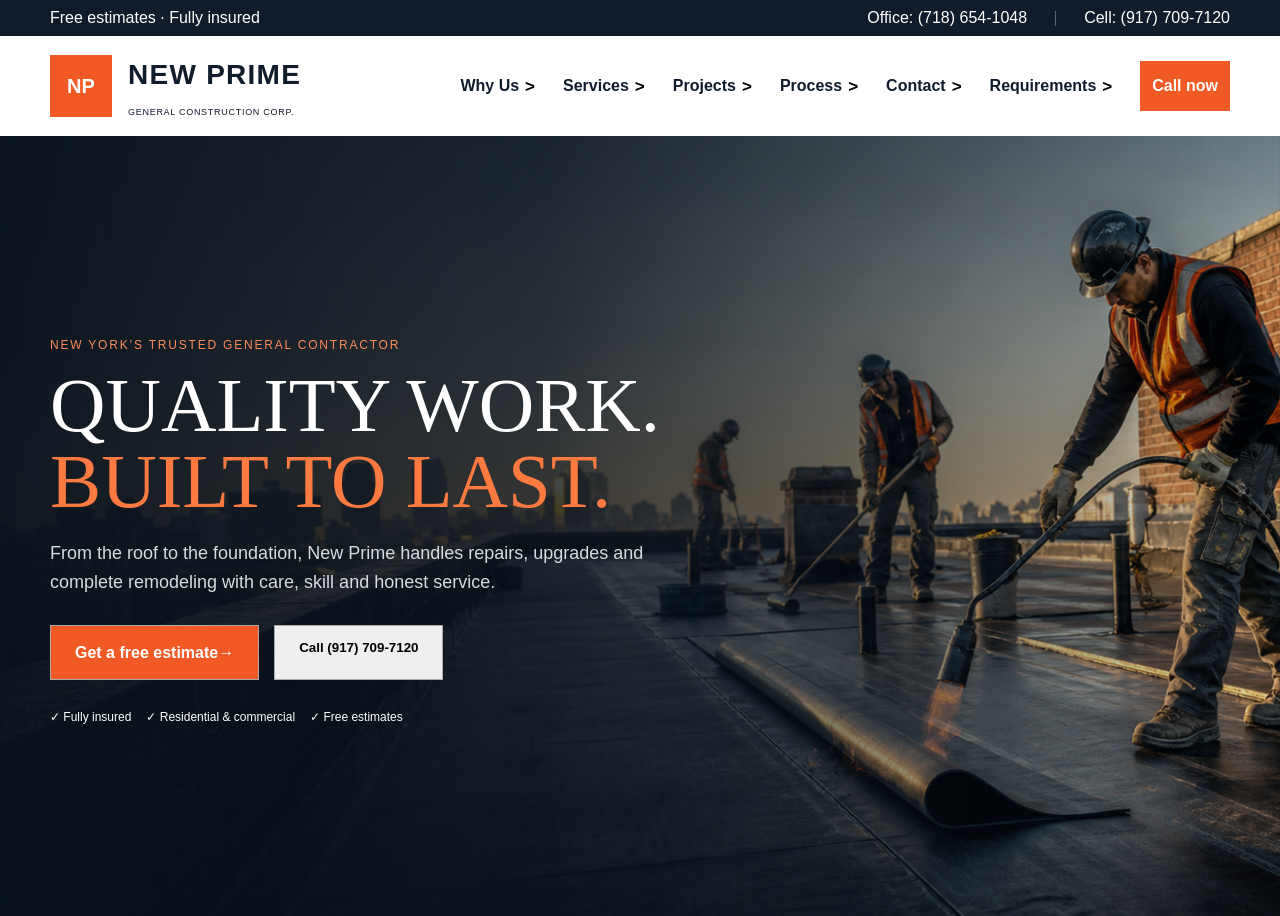
<file: index.html>
<!doctype html>
<html lang="en"><head><meta charset="utf-8"><meta name="viewport" content="width=device-width,initial-scale=1"><meta name="description" content="New Prime General Construction Corp. — fully insured construction services in New York City, Yonkers and Westchester County."><title>New Prime General Construction Corp.</title><link rel="stylesheet" href="style.css?v=recommended-4"></head>
<body class="home-page" id="top"><div class="topbar"><div class="wrap"><span>Free estimates · Fully insured</span><div class="top-numbers"><a href="tel:+17186541048">Office: (718) 654-1048</a><a href="tel:+19177097120">Cell: (917) 709-7120</a></div></div></div><header class="header"><div class="wrap nav-wrap"><a class="logo" href="#home" aria-label="New Prime homepage"><span class="logo-mark">NP</span><span><b>NEW PRIME</b><small>GENERAL CONSTRUCTION CORP.</small></span></a><button class="menu" type="button" aria-label="Open navigation" aria-expanded="false"><span></span><span></span><span></span></button><nav aria-label="Main navigation"><a href="#why-us" data-route="why-us">Why Us</a><a href="#services" data-route="services">Services</a><a href="#projects" data-route="projects">Projects</a><a href="#process" data-route="process">Process</a><a href="#contact" data-route="contact">Contact</a><button class="nav-cta call-trigger" type="button">Call now</button></nav></div></header>
<main id="main-content"><div class="site-view" id="home" data-view="home"><section class="hero"><div class="hero-carousel" aria-hidden="true"><div class="hero-slide active" data-bg="assets/hero-construction.png"></div><div class="hero-slide" data-bg="assets/hero-roofing.png"></div><div class="hero-slide" data-bg="assets/hero-masonry.png"></div><div class="hero-slide" data-bg="assets/hero-waterproofing.png"></div><div class="hero-slide" data-bg="assets/hero-remodeling.png"></div><div class="hero-slide" data-bg="assets/hero-siding.png"></div><div class="hero-slide" data-bg="assets/hero-gutters.png"></div><div class="hero-slide" data-bg="assets/hero-concrete.png"></div><div class="hero-slide" data-bg="assets/hero-painting.png"></div><div class="hero-slide" data-bg="assets/hero-deck.png"></div><div class="hero-shade"></div></div><div class="wrap hero-inner"><p class="kicker">New York’s trusted general contractor</p><h1>Quality work.<br><em>Built to last.</em></h1><p class="hero-copy">From the roof to the foundation, New Prime handles repairs, upgrades and complete remodeling with care, skill and honest service.</p><div class="actions"><a class="btn primary" href="#contact" data-scroll-target="estimate-form">Get a free estimate <span>→</span></a><button class="btn ghost call-trigger" type="button">Call (917) 709-7120</button></div><div class="trust"><span>✓ Fully insured</span><span>✓ Residential & commercial</span><span>✓ Free estimates</span></div></div></section></div><div class="site-view" id="why-us" data-view="why-us"><section class="page-hero hero-why-us"><div class="wrap"><p class="kicker">About New Prime</p><h1>A crew built on trust.</h1><p>Dependable interior and exterior construction for New York homes and businesses.</p></div></section><section class="page-content company-story"><div class="wrap company-layout">
<div class="company-heading"><p class="kicker">Our company</p><h2>One reliable crew for every part of your property.</h2></div>
<div class="company-intro"><p class="company-lead">For 25 years, from 2001 to present, New Prime General Construction Corp. has helped New York property owners protect, repair and improve the places they depend on.</p></div>
<div class="company-since"><strong>2001</strong><span>Established in New York</span></div>
<div class="company-details"><p>Established in 2001, our fully insured company has worked on a wide variety of residential and commercial projects—from roofing, waterproofing and masonry to complete interior and exterior renovations.</p><p>Our experience includes working as a New York City HPD contractor, giving our team practical familiarity with the standards, coordination and care required for city-related housing work.</p><p>New Prime is licensed to work in Yonkers and Westchester County and proudly serves customers throughout all five boroughs of New York City: Manhattan, Brooklyn, Queens, the Bronx and Staten Island.</p><p>We believe good construction begins with clear communication. We explain the work, respect the property and stay focused on clean, durable results that clients can trust.</p><p class="integrity-statement"><strong>Our record matters:</strong> New Prime has no history of unfinished or fraudulent work. We stand behind our commitments and approach every project with honesty, accountability and respect for our customers.</p><div class="company-highlights"><div><b>25 Years</b><span>Serving New York from 2001 to present</span></div><div><b>Experienced</b><span>Residential, commercial and city projects</span></div><div><b>Licensed &amp; Local</b><span>Yonkers, Westchester County and all five NYC boroughs</span></div><div><b>Versatile</b><span>Interior and exterior construction</span></div><div><b>Accountable</b><span>Clear estimates and direct communication</span></div><div><b>Fully Insured</b><span>Professional protection and responsible project care</span></div></div></div>
</div></section><section class="feature"><div class="feature-photo about-reel"><div class="about-reel-track"><img src="assets/exterior-fence.png" alt="New Prime construction service work 1"><img src="assets/exterior-porch.png" alt="New Prime construction service work 2"><img src="assets/exterior-powerwash.png" alt="New Prime construction service work 3"><img src="assets/exterior-window.png" alt="New Prime construction service work 4"><img src="assets/hero-carpentry.png" alt="New Prime construction service work 5"><img src="assets/hero-concrete.png" alt="New Prime construction service work 6"><img src="assets/hero-construction.png" alt="New Prime construction service work 7"><img src="assets/hero-deck.png" alt="New Prime construction service work 8"><img src="assets/hero-flooring-tile.png" alt="New Prime construction service work 9"><img src="assets/hero-gutters.png" alt="New Prime construction service work 10"><img src="assets/hero-masonry.png" alt="New Prime construction service work 11"><img src="assets/hero-painting.png" alt="New Prime construction service work 12"><img src="assets/hero-remodeling.png" alt="New Prime construction service work 13"><img src="assets/hero-roofing.png" alt="New Prime construction service work 14"><img src="assets/hero-siding.png" alt="New Prime construction service work 15"><img src="assets/hero-waterproofing.png" alt="New Prime construction service work 16"><img src="assets/interior-bathroom.png" alt="New Prime construction service work 17"><img src="assets/interior-kitchen.png" alt="New Prime construction service work 18"><img src="assets/interior-marble.png" alt="New Prime construction service work 19"><img src="assets/interior-plaster.png" alt="New Prime construction service work 20"><img src="assets/interior-tile.png" alt="New Prime construction service work 21"><img src="assets/masonry-brick.png" alt="New Prime construction service work 22"><img src="assets/masonry-driveway.png" alt="New Prime construction service work 23"><img src="assets/masonry-pavers.png" alt="New Prime construction service work 24"><img src="assets/masonry-pointing.png" alt="New Prime construction service work 25"><img src="assets/masonry-steps.png" alt="New Prime construction service work 26"><img src="assets/masonry-stucco.png" alt="New Prime construction service work 27"><img src="assets/roof-coating.png" alt="New Prime construction service work 28"><img src="assets/roof-flashing.png" alt="New Prime construction service work 29"><img src="assets/roof-leak.png" alt="New Prime construction service work 30"><img src="assets/roof-rubber.png" alt="New Prime construction service work 31"><img src="assets/roof-shingles.png" alt="New Prime construction service work 32"><img src="assets/roof-skylight.png" alt="New Prime construction service work 33"><img src="assets/exterior-fence.png" alt="New Prime construction service work 1"><img src="assets/exterior-porch.png" alt="New Prime construction service work 2"><img src="assets/exterior-powerwash.png" alt="New Prime construction service work 3"><img src="assets/exterior-window.png" alt="New Prime construction service work 4"><img src="assets/hero-carpentry.png" alt="New Prime construction service work 5"><img src="assets/hero-concrete.png" alt="New Prime construction service work 6"><img src="assets/hero-construction.png" alt="New Prime construction service work 7"><img src="assets/hero-deck.png" alt="New Prime construction service work 8"><img src="assets/hero-flooring-tile.png" alt="New Prime construction service work 9"><img src="assets/hero-gutters.png" alt="New Prime construction service work 10"><img src="assets/hero-masonry.png" alt="New Prime construction service work 11"><img src="assets/hero-painting.png" alt="New Prime construction service work 12"><img src="assets/hero-remodeling.png" alt="New Prime construction service work 13"><img src="assets/hero-roofing.png" alt="New Prime construction service work 14"><img src="assets/hero-siding.png" alt="New Prime construction service work 15"><img src="assets/hero-waterproofing.png" alt="New Prime construction service work 16"><img src="assets/interior-bathroom.png" alt="New Prime construction service work 17"><img src="assets/interior-kitchen.png" alt="New Prime construction service work 18"><img src="assets/interior-marble.png" alt="New Prime construction service work 19"><img src="assets/interior-plaster.png" alt="New Prime construction service work 20"><img src="assets/interior-tile.png" alt="New Prime construction service work 21"><img src="assets/masonry-brick.png" alt="New Prime construction service work 22"><img src="assets/masonry-driveway.png" alt="New Prime construction service work 23"><img src="assets/masonry-pavers.png" alt="New Prime construction service work 24"><img src="assets/masonry-pointing.png" alt="New Prime construction service work 25"><img src="assets/masonry-steps.png" alt="New Prime construction service work 26"><img src="assets/masonry-stucco.png" alt="New Prime construction service work 27"><img src="assets/roof-coating.png" alt="New Prime construction service work 28"><img src="assets/roof-flashing.png" alt="New Prime construction service work 29"><img src="assets/roof-leak.png" alt="New Prime construction service work 30"><img src="assets/roof-rubber.png" alt="New Prime construction service work 31"><img src="assets/roof-shingles.png" alt="New Prime construction service work 32"><img src="assets/roof-skylight.png" alt="New Prime construction service work 33"></div></div><div class="feature-copy"><p class="kicker">Our promise</p><h2>Honest service. Careful work.</h2><div class="points"><div><span>01</span><p><b>Clear estimates</b><br>Know the work before it begins.</p></div><div><span>02</span><p><b>Direct communication</b><br>Reach the office or Mr. Khan directly.</p></div><div><span>03</span><p><b>Fully insured</b><br>Professional care on every project.</p></div></div></div></section></div><div class="site-view" id="services" data-view="services"><section class="page-hero hero-services"><div class="wrap"><p class="kicker">What we do</p><h1>Complete construction services.</h1><p>Interior and exterior solutions for repairs, improvements and full transformations.</p></div></section><section class="services page-services"><div class="wrap"><div class="service-grid"><article class="service-card"><div class="service-card-carousel"><div class="service-photo active" data-bg="assets/hero-roofing.png"></div><div class="service-photo" data-bg="assets/hero-waterproofing.png"></div><div class="service-photo" data-bg="assets/roof-shingles.png"></div><div class="service-photo" data-bg="assets/roof-flashing.png"></div><div class="service-photo" data-bg="assets/roof-leak.png"></div><div class="service-photo" data-bg="assets/roof-coating.png"></div><div class="service-photo" data-bg="assets/roof-rubber.png"></div><div class="service-photo" data-bg="assets/roof-skylight.png"></div><div class="service-photo-shade"></div></div><span class="num">01</span><div class="icon">⌂</div><h3>Roofing & Waterproofing</h3><p>Rubber roofs, shingle roofs, leak prevention and lasting waterproofing.</p><ul><li>Rubber roofs</li><li>Shingle roofs</li><li>Waterproofing</li></ul></article><article class="service-card"><div class="service-card-carousel"><div class="service-photo active" data-bg="assets/hero-masonry.png"></div><div class="service-photo" data-bg="assets/hero-concrete.png"></div><div class="service-photo" data-bg="assets/masonry-brick.png"></div><div class="service-photo" data-bg="assets/masonry-stucco.png"></div><div class="service-photo" data-bg="assets/masonry-steps.png"></div><div class="service-photo" data-bg="assets/masonry-pavers.png"></div><div class="service-photo" data-bg="assets/masonry-pointing.png"></div><div class="service-photo" data-bg="assets/masonry-driveway.png"></div><div class="service-photo-shade"></div></div><span class="num">02</span><div class="icon">▦</div><h3>Masonry & Concrete</h3><p>Repair and construction for the surfaces that protect your property.</p><ul><li>Brick pointing</li><li>Brick work</li><li>Sidewalk & concrete</li><li>Stucco</li></ul></article><article class="service-card"><div class="service-card-carousel"><div class="service-photo active" data-bg="assets/hero-siding.png"></div><div class="service-photo" data-bg="assets/hero-gutters.png"></div><div class="service-photo" data-bg="assets/hero-deck.png"></div><div class="service-photo" data-bg="assets/hero-construction.png"></div><div class="service-photo" data-bg="assets/exterior-fence.png"></div><div class="service-photo" data-bg="assets/exterior-powerwash.png"></div><div class="service-photo" data-bg="assets/exterior-window.png"></div><div class="service-photo" data-bg="assets/exterior-porch.png"></div><div class="service-photo-shade"></div></div><span class="num">03</span><div class="icon">◇</div><h3>Exterior Improvements</h3><p>Durable upgrades that improve curb appeal and weather protection.</p><ul><li>Siding</li><li>Gutters</li><li>Power stones</li><li>Decks</li></ul></article><article class="service-card"><div class="service-card-carousel"><div class="service-photo active" data-bg="assets/interior-kitchen.png"></div><div class="service-photo" data-bg="assets/interior-bathroom.png"></div><div class="service-photo" data-bg="assets/hero-flooring-tile.png"></div><div class="service-photo" data-bg="assets/interior-marble.png"></div><div class="service-photo" data-bg="assets/interior-tile.png"></div><div class="service-photo" data-bg="assets/interior-plaster.png"></div><div class="service-photo" data-bg="assets/hero-painting.png"></div><div class="service-photo" data-bg="assets/hero-carpentry.png"></div><div class="service-photo-shade"></div></div><span class="num">04</span><div class="icon">⌁</div><h3>Interior Remodeling</h3><p>Finishing and renovation work to make your rooms feel new.</p><ul><li>Kitchen & bathroom</li><li>Flooring</li><li>Marble & tiles</li><li>Plaster, paint & carpentry</li></ul></article></div></div></section></div><div class="site-view" id="projects" data-view="projects">
<section class="page-hero hero-projects"><div class="wrap"><p class="kicker">Proof of workmanship</p><h1>Projects that build trust.</h1><p>Explore the portfolio, credentials and customer-trust features recommended for the finished website.</p></div></section>
<section class="preview-notice"><div class="wrap"><b>Approval preview:</b> Project photographs, reviews and license numbers below are clearly marked as sample placements until New Prime supplies verified information.</div></section>
<section class="credential-section"><div class="wrap"><div class="section-heading"><p class="kicker">New Prime General Construction Corp.</p><h2>Trust at a glance.</h2><p>All legal credentials will use the company name exactly as it appears on the original issued document.</p></div><div class="credential-grid"><article><span>✓</span><h3>Fully Insured</h3><p>Upload the insurance certificate issued to New Prime General Construction Corp. and redact private policy details before publishing.</p></article><article><span>25</span><h3>Years Serving New York</h3><p>Established 2001 · serving through the present.</p></article><article><span>NYC</span><h3>License Verification</h3><p>Upload the official DCWP record for New Prime General Construction Corp.; the public preview can hide the license number and retain an official verification link.</p></article><article><span>HPD</span><h3>City Experience</h3><p>Upload the HPD documentation and confirm that New Prime General Construction Corp. is the named legal entity before publishing.</p></article></div></div></section>
<section class="portfolio-section"><div class="wrap"><div class="section-heading"><p class="kicker">Project gallery</p><h2>Before &amp; after pictures.</h2><p>Before-and-after views stay together in one picture and demonstrate the organized gallery layout for each construction service.</p></div><div class="project-filters" aria-label="Filter project gallery"><button class="active" type="button" data-project-filter="all">All <span>30</span></button><button type="button" data-project-filter="roofing">Roofing <span>6</span></button><button type="button" data-project-filter="masonry">Masonry <span>7</span></button><button type="button" data-project-filter="interior">Interior <span>11</span></button><button type="button" data-project-filter="exterior">Exterior <span>6</span></button></div><div class="project-grid">
<article class="project-card compact" data-project-category="roofing"><img class="project-pair-image" src="assets/before-after/waterproofing-before-after.png" alt="Waterproofing before and after example"><div><small>Service gallery · Roofing</small><h3>Waterproofing</h3></div></article>
<article class="project-card compact" data-project-category="roofing"><img class="project-pair-image" src="assets/before-after/rubber-roof-before-after.png" alt="Rubber roof before and after example"><div><small>Service gallery · Roofing</small><h3>Rubber roof</h3></div></article>
<article class="project-card compact" data-project-category="roofing"><img class="project-pair-image" src="assets/before-after/shingle-roof-before-after.png" alt="Shingle roof before and after example"><div><small>Service gallery · Roofing</small><h3>Shingle roof</h3></div></article>
<article class="project-card compact" data-project-category="roofing"><img class="project-pair-image" src="assets/roof-coating.png" alt="Roof coating service"><div><small>Service gallery · Roofing</small><h3>Roof coating</h3></div></article>
<article class="project-card compact" data-project-category="roofing"><img class="project-pair-image" src="assets/roof-leak.png" alt="Roof leak repair service"><div><small>Service gallery · Roofing</small><h3>Leak repair</h3></div></article>
<article class="project-card compact" data-project-category="roofing"><img class="project-pair-image" src="assets/roof-skylight.png" alt="Skylight roofing service"><div><small>Service gallery · Roofing</small><h3>Skylight work</h3></div></article>
<article class="project-card compact" data-project-category="masonry"><img class="project-pair-image" src="assets/before-after/brick-pointing-before-after.png" alt="Brick pointing before and after example"><div><small>Service gallery · Masonry</small><h3>Brick pointing</h3></div></article>
<article class="project-card compact" data-project-category="masonry"><img class="project-pair-image" src="assets/before-after/brick-work-before-after.png" alt="Brick work before and after example"><div><small>Service gallery · Masonry</small><h3>Brick work</h3></div></article>
<article class="project-card compact" data-project-category="masonry"><img class="project-pair-image" src="assets/before-after/sidewalk-concrete-before-after.png" alt="Sidewalk concrete before and after example"><div><small>Service gallery · Masonry</small><h3>Sidewalk &amp; concrete</h3></div></article>
<article class="project-card compact" data-project-category="masonry"><img class="project-pair-image" src="assets/before-after/stucco-before-after.png" alt="Stucco before and after example"><div><small>Service gallery · Masonry</small><h3>Stucco</h3></div></article>
<article class="project-card compact" data-project-category="masonry"><img class="project-pair-image" src="assets/before-after/paver-stones-before-after.png" alt="Paver stones before and after example"><div><small>Service gallery · Masonry</small><h3>Paver stones</h3></div></article>
<article class="project-card compact" data-project-category="masonry"><img class="project-pair-image" src="assets/masonry-steps.png" alt="Masonry steps service"><div><small>Service gallery · Masonry</small><h3>Masonry steps</h3></div></article>
<article class="project-card compact" data-project-category="masonry"><img class="project-pair-image" src="assets/masonry-driveway.png" alt="Masonry driveway service"><div><small>Service gallery · Masonry</small><h3>Driveway work</h3></div></article>
<article class="project-card compact" data-project-category="exterior"><img class="project-pair-image" src="assets/before-after/siding-before-after.png" alt="Siding before and after example"><div><small>Service gallery · Exterior</small><h3>Siding</h3></div></article>
<article class="project-card compact" data-project-category="exterior"><img class="project-pair-image" src="assets/before-after/gutters-before-after.png" alt="Gutters before and after example"><div><small>Service gallery · Exterior</small><h3>Gutters</h3></div></article>
<article class="project-card compact" data-project-category="exterior"><img class="project-pair-image" src="assets/before-after/deck-before-after.png" alt="Deck before and after example"><div><small>Service gallery · Exterior</small><h3>Deck restoration</h3></div></article>
<article class="project-card compact" data-project-category="exterior"><img class="project-pair-image" src="assets/exterior-porch.png" alt="Exterior porch service"><div><small>Service gallery · Exterior</small><h3>Porch work</h3></div></article>
<article class="project-card compact" data-project-category="exterior"><img class="project-pair-image" src="assets/exterior-fence.png" alt="Exterior fence service"><div><small>Service gallery · Exterior</small><h3>Fence work</h3></div></article>
<article class="project-card compact" data-project-category="exterior"><img class="project-pair-image" src="assets/exterior-window.png" alt="Exterior window service"><div><small>Service gallery · Exterior</small><h3>Window exterior</h3></div></article>
<article class="project-card compact" data-project-category="interior"><img class="project-pair-image" src="assets/before-after/kitchen-remodeling-before-after.png" alt="Kitchen remodeling before and after example"><div><small>Service gallery · Interior</small><h3>Kitchen remodeling</h3></div></article>
<article class="project-card compact" data-project-category="interior"><img class="project-pair-image" src="assets/before-after/bathroom-remodeling-before-after.png" alt="Bathroom remodeling before and after example"><div><small>Service gallery · Interior</small><h3>Bathroom remodeling</h3></div></article>
<article class="project-card compact" data-project-category="interior"><img class="project-pair-image" src="assets/before-after/carpentry-before-after.png" alt="Carpentry before and after example"><div><small>Service gallery · Interior</small><h3>Carpentry</h3></div></article>
<article class="project-card compact" data-project-category="interior"><img class="project-pair-image" src="assets/before-after/flooring-before-after.png" alt="Flooring before and after example"><div><small>Service gallery · Interior</small><h3>Flooring</h3></div></article>
<article class="project-card compact" data-project-category="interior"><img class="project-pair-image" src="assets/before-after/marble-tile-before-after.png" alt="Marble and tile before and after example"><div><small>Service gallery · Interior</small><h3>Marble &amp; tile</h3></div></article>
<article class="project-card compact" data-project-category="interior"><img class="project-pair-image" src="assets/before-after/plaster-before-after.png" alt="Plaster before and after example"><div><small>Service gallery · Interior</small><h3>Plaster</h3></div></article>
<article class="project-card compact" data-project-category="interior"><img class="project-pair-image" src="assets/before-after/painting-before-after.png" alt="Painting before and after example"><div><small>Service gallery · Interior</small><h3>Painting</h3></div></article>
<article class="project-card compact" data-project-category="interior"><img class="project-pair-image" src="assets/interior-kitchen.png" alt="Kitchen construction service"><div><small>Service gallery · Interior</small><h3>Kitchen construction</h3></div></article>
<article class="project-card compact" data-project-category="interior"><img class="project-pair-image" src="assets/interior-bathroom.png" alt="Bathroom construction service"><div><small>Service gallery · Interior</small><h3>Bathroom construction</h3></div></article>
<article class="project-card compact" data-project-category="interior"><img class="project-pair-image" src="assets/interior-tile.png" alt="Interior tile service"><div><small>Service gallery · Interior</small><h3>Tile installation</h3></div></article>
<article class="project-card compact" data-project-category="interior"><img class="project-pair-image" src="assets/hero-carpentry.png" alt="Interior carpentry service"><div><small>Service gallery · Interior</small><h3>Finish carpentry</h3></div></article>
</div></div></section>
<section class="review-section"><div class="wrap"><div class="section-heading"><p class="kicker">Customer confidence</p><h2>Verified reviews belong here.</h2></div><div class="review-grid"><article><div class="stars">★★★★★</div><h3>Connect a verified Google review</h3><p>Show the customer’s permitted name, location, service and exact genuine review.</p></article><article><div class="stars">★★★★★</div><h3>Add a completed-project review</h3><p>Use only feedback from a real customer who approved its publication.</p></article><article><div class="stars">★★★★★</div><h3>Invite honest feedback</h3><p>Link visitors to the official Google review page without offering incentives.</p></article></div></div></section>
<section class="coverage-faq"><div class="wrap coverage-grid"><div><p class="kicker">Service area</p><h2>Local coverage.</h2><div class="area-list"><span>Manhattan</span><span>Brooklyn</span><span>Queens</span><span>The Bronx</span><span>Staten Island</span><span>Yonkers</span><span>Westchester County</span></div></div><div><p class="kicker">Common questions</p><h2>Answers before the call.</h2><div class="faq-list"><details><summary>Are estimates free?</summary><p>Yes. Confirm whether specialized written reports or diagnostic services ever carry a fee.</p></details><details><summary>Do you handle permits?</summary><p>Permit requirements and responsibility should be identified in writing for each project.</p></details><details><summary>Can customers send photographs?</summary><p>Yes. The enhanced request form allows customers to preview selected project images before submitting.</p></details><details><summary>When does work begin?</summary><p>A written estimate and contract should state the expected start date, completion date and relevant contingencies.</p></details></div></div></div></section>
</div><div class="site-view" id="process" data-view="process"><section class="page-hero hero-process"><div class="wrap"><p class="kicker">How it works</p><h1>A simple path to a better property.</h1><p>From the first call to the finished job, we keep the process clear.</p></div></section><section class="process"><div class="wrap"><div class="steps expanded-steps"><div><span>1</span><h3>Tell us about the job</h3><p>Call, email or use the request form and add helpful project photographs.</p></div><div><span>2</span><h3>Schedule an inspection</h3><p>We review the property, conditions, measurements and required access.</p></div><div><span>3</span><h3>Receive a written estimate</h3><p>Review the proposed scope, materials, allowances, pricing and schedule.</p></div><div><span>4</span><h3>Approve the contract</h3><p>Confirm permits, payment stages, warranties and required documents.</p></div><div><span>5</span><h3>Construction begins</h3><p>Our fully insured team performs the agreed work with communication and care.</p></div><div><span>6</span><h3>Final walkthrough</h3><p>Review completed work, cleanup, documentation and any warranty information.</p></div></div><div class="process-cta"><h2>Ready to discuss your project?</h2><button class="btn primary call-trigger">Call New Prime</button></div></div></section></div><div class="site-view" id="contact" data-view="contact"><section class="page-hero hero-contact"><div class="wrap"><p class="kicker">Get in touch</p><h1>Start with a free estimate.</h1><p>Tell us what your property needs and our team will follow up.</p></div></section><section class="contact"><div class="wrap contact-grid"><div class="contact-copy"><h2>Contact New Prime</h2><div class="contact-links"><a href="tel:+17186541048"><small>OFFICE</small><b>(718) 654-1048</b></a><div><small>FAX</small><b>(718) 654-3859</b></div><a href="tel:+19177097120"><small>MR. KHAN / CELL</small><b>(917) 709-7120</b></a><a href="mailto:newprimeconstruction@yahoo.com"><small>EMAIL</small><b>newprimeconstruction@yahoo.com</b></a></div></div><form class="estimate-form official-estimate" id="estimate-form">
<div class="estimate-brand"><div><strong>NEW PRIME</strong><span>GENERAL CONSTRUCTION CORP.</span></div><p>FREE ESTIMATES · FULLY INSURED · EXTERIOR & INTERIOR WORK</p></div>
<div class="estimate-title"><h2>Official Estimate Request</h2><p>Complete this form, then copy it or open a prepared email to New Prime.</p></div>
<fieldset><legend>Client & property information</legend><div class="estimate-grid">
<label>FULL NAME<input name="name" autocomplete="name" required></label><label>COMPANY (IF APPLICABLE)<input name="company" autocomplete="organization"></label>
<label>PHONE<input name="phone" type="tel" autocomplete="tel" required></label><label>EMAIL<input name="email" type="email" autocomplete="email" required></label>
<label>PROJECT ADDRESS<input name="address" autocomplete="street-address" required></label><label>CITY / STATE / ZIP<input name="city" autocomplete="address-level2" required></label><label>PREFERRED CONTACT METHOD<select name="contact_method"><option>Phone call</option><option>Email</option><option>Text message</option></select></label><label>PROPERTY TYPE<select name="property_type"><option>Residential</option><option>Commercial</option><option>Mixed use</option><option>Other</option></select></label>
</div></fieldset>
<fieldset><legend>Services needed — select all that apply</legend><div class="check-grid">
<label><input type="checkbox" name="services" value="Waterproofing"> Waterproofing</label><label><input type="checkbox" name="services" value="Rubber roofs"> Rubber roofs</label><label><input type="checkbox" name="services" value="Carpentry"> Carpentry</label>
<label><input type="checkbox" name="services" value="Brick pointing"> Brick pointing</label><label><input type="checkbox" name="services" value="Shingle roofs"> Shingle roofs</label><label><input type="checkbox" name="services" value="Floors"> Floors</label>
<label><input type="checkbox" name="services" value="Brick work"> Brick work</label><label><input type="checkbox" name="services" value="Siding"> Siding</label><label><input type="checkbox" name="services" value="Decks"> Decks</label>
<label><input type="checkbox" name="services" value="Stucco"> Stucco</label><label><input type="checkbox" name="services" value="Gutters"> Gutters</label><label><input type="checkbox" name="services" value="Marble & tile"> Marble & tile</label>
<label><input type="checkbox" name="services" value="Sidewalk & concrete"> Sidewalk & concrete</label><label><input type="checkbox" name="services" value="Painting"> Painting</label><label><input type="checkbox" name="services" value="Kitchen remodeling"> Kitchen remodeling</label>
<label><input type="checkbox" name="services" value="Paver stones"> Paver stones</label><label><input type="checkbox" name="services" value="Plaster"> Plaster</label><label><input type="checkbox" name="services" value="Bathroom remodeling"> Bathroom remodeling</label>
</div><label>OTHER SERVICE<input name="other_service"></label></fieldset>
<fieldset><legend>Project details</legend><label>DESCRIBE THE WORK NEEDED<textarea name="message" rows="5" required></textarea></label><div class="estimate-grid"><label>PREFERRED START DATE / TIMING<input name="timing"></label><label>BEST DAY/TIME TO CONTACT YOU<input name="contact_time"></label></div></fieldset>
<fieldset class="photo-upload"><legend>Project photographs</legend><label>SELECT UP TO 6 IMAGES<input id="project-photos" name="project_photos" type="file" accept="image/*" multiple></label><p>Photographs remain on this device in the preview. A hosted form service is required to transmit files.</p><div class="photo-preview" id="photo-preview" aria-live="polite"></div></fieldset><p class="estimate-disclaimer"><b>Important:</b> This request is not a contract or final price quote. A written estimate will be issued after project review and may depend on scope, site conditions, materials, permits and agreed terms.</p>
<div class="estimate-actions enhanced-actions"><button class="btn estimate-preview-trigger" type="button">Preview written estimate</button><button class="btn copy-estimate" type="button">Copy request</button><button class="btn primary" type="submit">Open email to New Prime →</button></div><section class="estimate-document-preview" id="estimate-document-preview" hidden><div class="estimate-preview-head"><div><strong>NEW PRIME</strong><small>WRITTEN ESTIMATE PREVIEW</small></div><button type="button" class="estimate-preview-close" aria-label="Close estimate preview">×</button></div><pre></pre><p><b>Preview only:</b> This demonstrates the recommended estimate structure. It is not a contract or final price quote.</p></section>
<p class="form-note" role="status">Tip: Copy the request, then paste it into Gmail, Yahoo Mail, text message or WhatsApp.</p>
</form></div></section></div></main>
<footer class="site-footer">
  <div class="wrap footer-brand-row">
    <a class="logo" href="#home"><span class="logo-mark">NP</span><span><b>NEW PRIME</b><small>GENERAL CONSTRUCTION CORP.</small></span></a>
    <p>Complete residential and commercial construction services since 2001.</p>
  </div>
  <div class="wrap footer-trust-strip" aria-label="Company highlights"><span><b>25 Years</b> serving New York</span><span><b>Fully Insured</b> professional project care</span><span><b>Free Estimates</b> clear written scope</span><span><b>City Experience</b> NYC HPD contractor work</span></div>
  <div class="wrap footer-service-tree" aria-label="New Prime construction services">
    <section><h3>Exterior Services</h3><ul><li>Roofing &amp; waterproofing</li><li>Rubber &amp; shingle roofs</li><li>Brick pointing &amp; brick work</li><li>Sidewalks &amp; concrete</li><li>Stucco &amp; paver stones</li><li>Siding, gutters &amp; decks</li></ul></section>
    <section><h3>Interior Services</h3><ul><li>Kitchen remodeling</li><li>Bathroom remodeling</li><li>Flooring</li><li>Marble &amp; tile</li><li>Plaster &amp; painting</li><li>Carpentry &amp; finishing</li></ul></section>
  </div>
  <div class="wrap footer-info-grid">
    <section><h3>Contact New Prime</h3><div class="footer-contact"><span><small>Office</small><a href="tel:+17186541048">(718) 654-1048</a></span><span><small>Cell</small><a href="tel:+19177097120">(917) 709-7120</a></span><span><small>Fax</small><b>(718) 654-3859</b></span><span><small>Email</small><a href="mailto:newprimeconstruction@yahoo.com">newprimeconstruction@yahoo.com</a></span></div></section>
    <section><h3>Working Hours</h3><div class="footer-hours"><span>Monday <em>9 AM–5 PM</em></span><span>Tuesday <em>9 AM–5 PM</em></span><span>Wednesday <em>9 AM–5 PM</em></span><span>Thursday <em>9 AM–5 PM</em></span><span>Friday <em>9 AM–5 PM</em></span><span>Saturday <em>9 AM–5 PM</em></span><span>Sunday <em>Closed</em></span></div></section>
    <section><h3>Service Areas</h3><nav class="footer-link-list" aria-label="Service areas"><a href="#projects" data-route="projects" data-footer-area="Manhattan">Manhattan</a><a href="#projects" data-route="projects" data-footer-area="Brooklyn">Brooklyn</a><a href="#projects" data-route="projects" data-footer-area="Queens">Queens</a><a href="#projects" data-route="projects" data-footer-area="The Bronx">The Bronx</a><a href="#projects" data-route="projects" data-footer-area="Staten Island">Staten Island</a><a href="#projects" data-route="projects" data-footer-area="Yonkers">Yonkers</a><a href="#projects" data-route="projects" data-footer-area="Westchester County">Westchester County</a></nav></section>
    <section><h3>Explore</h3><nav class="footer-link-list" aria-label="Footer navigation"><a href="#home">Home</a><a href="#why-us" data-route="why-us">Why Us</a><a href="#services" data-route="services">Services</a><a href="#projects" data-route="projects">Projects</a><a href="#process" data-route="process">Process</a><a href="#contact" data-route="contact">Free Estimate</a></nav></section>
  </div>
  <div class="wrap copyright"><span>© 2001–present</span><span>New Prime General Construction Corp.</span></div>
</footer>
<div class="call-modal" aria-hidden="true"><div class="call-box" role="dialog" aria-modal="true" aria-labelledby="call-title"><button class="call-close" type="button" aria-label="Close">×</button><p class="kicker">Contact New Prime</p><h2 id="call-title">Call our team</h2><div class="call-number"><small>OFFICE</small><b>(718) 654-1048</b></div><div class="call-number"><small>MR. KHAN / CELL</small><b>(917) 709-7120</b></div><div class="office-hours"><small>OFFICE HOURS</small><b>9:00 AM–5:00 PM</b><span>Monday–Saturday</span></div><div class="fax"><small>FAX</small><b>(718) 654-3859</b></div></div></div><script src="script.js?v=recommended-8"></script></body></html>
</file>
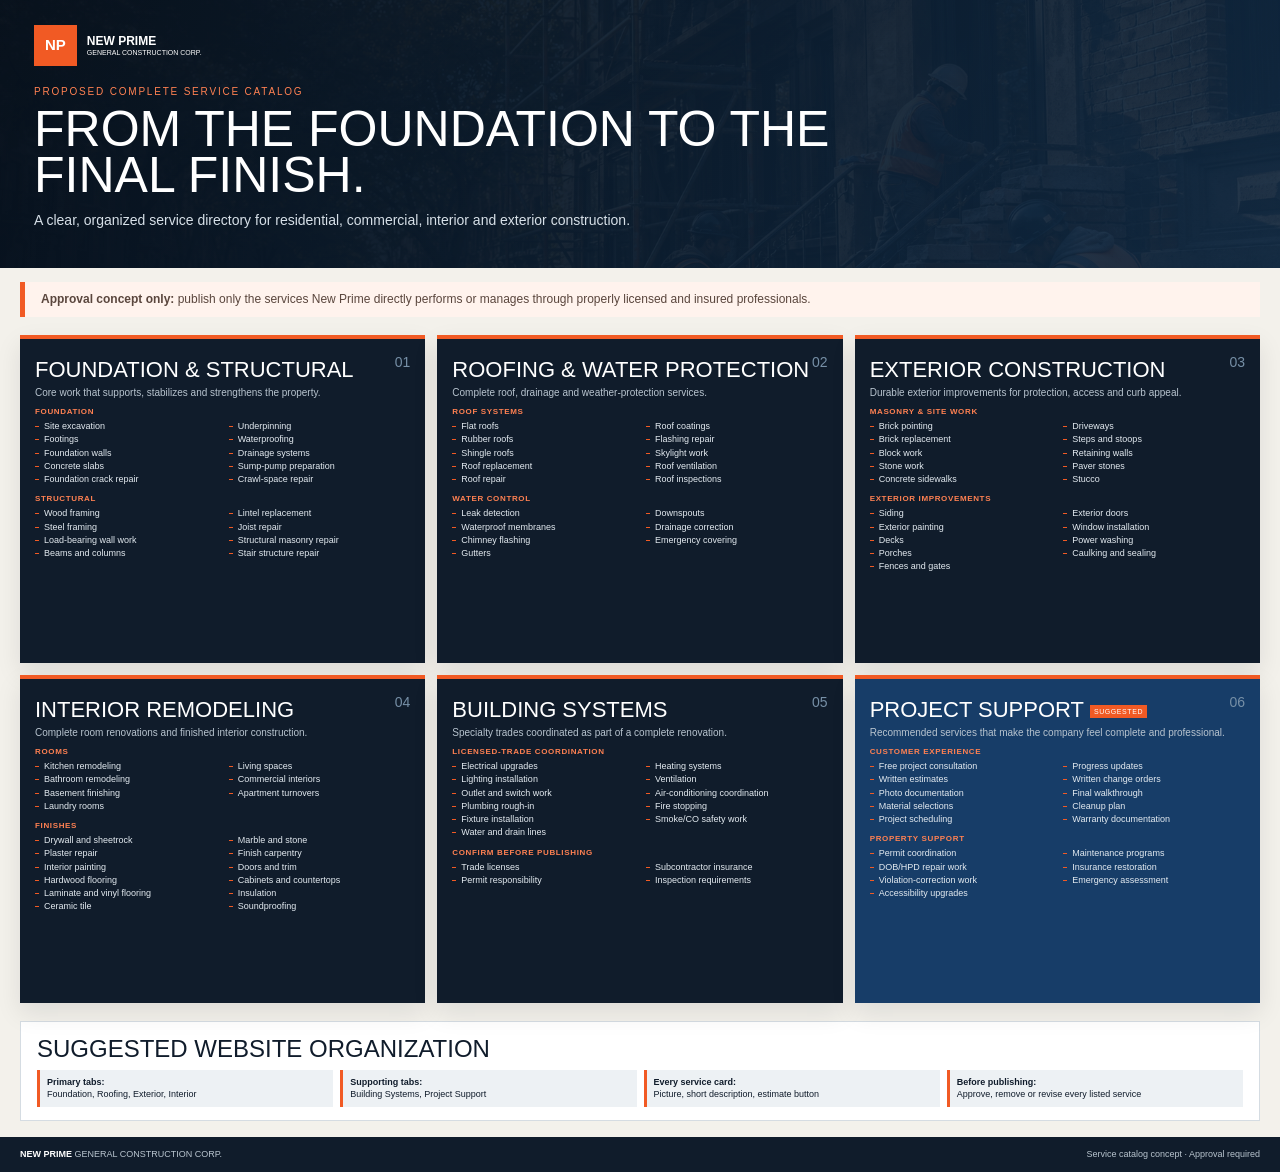
<file: service-catalog-concept.html>
<!doctype html>
<html lang="en">
<head>
  <meta charset="utf-8">
  <meta name="viewport" content="width=device-width,initial-scale=1">
  <title>New Prime Service Catalog Concept</title>
  <style>
    :root{--navy:#101c2b;--blue:#173d68;--orange:#f15a24;--paper:#f3f1eb;--line:#34465a;--muted:#b8c4cf}
    *{box-sizing:border-box}body{margin:0;background:var(--paper);color:var(--navy);font:12px/1.25 Arial,sans-serif}.page{width:min(1500px,100%);margin:auto}.hero{background:linear-gradient(115deg,#07111df7,#102942e8),url('assets/hero-construction.png') center/cover;color:#fff;padding:25px 34px}.brand{display:flex;align-items:center;gap:10px;margin-bottom:18px}.mark{background:var(--orange);padding:11px;font-weight:900;font-size:15px}.brand b,.brand small{display:block}.brand small{font-size:7px}.eyebrow{color:#ff8152;text-transform:uppercase;letter-spacing:.18em;font-size:10px}.hero h1{font:50px/.92 Impact,Arial Black,sans-serif;text-transform:uppercase;margin:7px 0 10px;max-width:900px}.hero p{color:#d7e0e8;font-size:14px;max-width:920px}.notice{background:#fff3ed;border-left:5px solid var(--orange);padding:10px 16px;margin:14px 20px 0;color:#5a463d}.catalog{display:grid;grid-template-columns:repeat(3,1fr);gap:12px;padding:18px 20px}.card{background:var(--navy);color:#fff;border-top:4px solid var(--orange);padding:15px;min-height:328px;box-shadow:0 10px 24px #07111d18}.number{color:#7790a7;float:right;font-size:14px}.card h2{font:22px/1.02 Impact,Arial Black,sans-serif;text-transform:uppercase;margin:5px 0}.card>p{color:var(--muted);margin:0 0 8px;font-size:10px}.card h3{color:#ff8152;text-transform:uppercase;letter-spacing:.08em;font-size:8px;margin:8px 0 3px}.card ul{list-style:none;padding:0;margin:0;columns:2;column-gap:12px}.card li{position:relative;padding:1px 0 1px 9px;color:#e4ebf1;break-inside:avoid;font-size:9px}.card li:before{content:"";position:absolute;left:0;top:6px;width:4px;height:1px;background:var(--orange)}.recommended{background:var(--blue)}.recommended h2:after{content:"Suggested";display:inline-block;background:var(--orange);font:7px Arial;margin-left:6px;padding:3px 4px;vertical-align:middle;letter-spacing:.08em}.approval{margin:0 20px 16px;background:#fff;padding:13px 16px;border:1px solid #d5dce2}.approval h2{font:24px Impact,Arial Black,sans-serif;text-transform:uppercase;margin:0 0 7px}.approval-grid{display:grid;grid-template-columns:repeat(4,1fr);gap:7px}.approval-grid span{background:#edf1f4;border-left:3px solid var(--orange);padding:7px;font-size:9px}.foot{background:var(--navy);color:#b9c5cf;padding:12px 20px;display:flex;justify-content:space-between;font-size:9px}.foot b{color:#fff}@media(max-width:900px){.catalog{grid-template-columns:1fr}.hero{padding:25px 20px}.hero h1{font-size:38px}.card ul{columns:1}.approval-grid{grid-template-columns:1fr 1fr}}
  </style>
</head>
<body>
<main class="page">
  <section class="hero">
    <div class="brand"><span class="mark">NP</span><span><b>NEW PRIME</b><small>GENERAL CONSTRUCTION CORP.</small></span></div>
    <span class="eyebrow">Proposed complete service catalog</span>
    <h1>From the foundation to the final finish.</h1>
    <p>A clear, organized service directory for residential, commercial, interior and exterior construction.</p>
  </section>
  <div class="notice"><b>Approval concept only:</b> publish only the services New Prime directly performs or manages through properly licensed and insured professionals.</div>
  <section class="catalog">
    <article class="card"><span class="number">01</span><h2>Foundation &amp; Structural</h2><p>Core work that supports, stabilizes and strengthens the property.</p><h3>Foundation</h3><ul><li>Site excavation</li><li>Footings</li><li>Foundation walls</li><li>Concrete slabs</li><li>Foundation crack repair</li><li>Underpinning</li><li>Waterproofing</li><li>Drainage systems</li><li>Sump-pump preparation</li><li>Crawl-space repair</li></ul><h3>Structural</h3><ul><li>Wood framing</li><li>Steel framing</li><li>Load-bearing wall work</li><li>Beams and columns</li><li>Lintel replacement</li><li>Joist repair</li><li>Structural masonry repair</li><li>Stair structure repair</li></ul></article>
    <article class="card"><span class="number">02</span><h2>Roofing &amp; Water Protection</h2><p>Complete roof, drainage and weather-protection services.</p><h3>Roof systems</h3><ul><li>Flat roofs</li><li>Rubber roofs</li><li>Shingle roofs</li><li>Roof replacement</li><li>Roof repair</li><li>Roof coatings</li><li>Flashing repair</li><li>Skylight work</li><li>Roof ventilation</li><li>Roof inspections</li></ul><h3>Water control</h3><ul><li>Leak detection</li><li>Waterproof membranes</li><li>Chimney flashing</li><li>Gutters</li><li>Downspouts</li><li>Drainage correction</li><li>Emergency covering</li></ul></article>
    <article class="card"><span class="number">03</span><h2>Exterior Construction</h2><p>Durable exterior improvements for protection, access and curb appeal.</p><h3>Masonry &amp; site work</h3><ul><li>Brick pointing</li><li>Brick replacement</li><li>Block work</li><li>Stone work</li><li>Concrete sidewalks</li><li>Driveways</li><li>Steps and stoops</li><li>Retaining walls</li><li>Paver stones</li><li>Stucco</li></ul><h3>Exterior improvements</h3><ul><li>Siding</li><li>Exterior painting</li><li>Decks</li><li>Porches</li><li>Fences and gates</li><li>Exterior doors</li><li>Window installation</li><li>Power washing</li><li>Caulking and sealing</li></ul></article>
    <article class="card"><span class="number">04</span><h2>Interior Remodeling</h2><p>Complete room renovations and finished interior construction.</p><h3>Rooms</h3><ul><li>Kitchen remodeling</li><li>Bathroom remodeling</li><li>Basement finishing</li><li>Laundry rooms</li><li>Living spaces</li><li>Commercial interiors</li><li>Apartment turnovers</li></ul><h3>Finishes</h3><ul><li>Drywall and sheetrock</li><li>Plaster repair</li><li>Interior painting</li><li>Hardwood flooring</li><li>Laminate and vinyl flooring</li><li>Ceramic tile</li><li>Marble and stone</li><li>Finish carpentry</li><li>Doors and trim</li><li>Cabinets and countertops</li><li>Insulation</li><li>Soundproofing</li></ul></article>
    <article class="card"><span class="number">05</span><h2>Building Systems</h2><p>Specialty trades coordinated as part of a complete renovation.</p><h3>Licensed-trade coordination</h3><ul><li>Electrical upgrades</li><li>Lighting installation</li><li>Outlet and switch work</li><li>Plumbing rough-in</li><li>Fixture installation</li><li>Water and drain lines</li><li>Heating systems</li><li>Ventilation</li><li>Air-conditioning coordination</li><li>Fire stopping</li><li>Smoke/CO safety work</li></ul><h3>Confirm before publishing</h3><ul><li>Trade licenses</li><li>Permit responsibility</li><li>Subcontractor insurance</li><li>Inspection requirements</li></ul></article>
    <article class="card recommended"><span class="number">06</span><h2>Project Support</h2><p>Recommended services that make the company feel complete and professional.</p><h3>Customer experience</h3><ul><li>Free project consultation</li><li>Written estimates</li><li>Photo documentation</li><li>Material selections</li><li>Project scheduling</li><li>Progress updates</li><li>Written change orders</li><li>Final walkthrough</li><li>Cleanup plan</li><li>Warranty documentation</li></ul><h3>Property support</h3><ul><li>Permit coordination</li><li>DOB/HPD repair work</li><li>Violation-correction work</li><li>Accessibility upgrades</li><li>Maintenance programs</li><li>Insurance restoration</li><li>Emergency assessment</li></ul></article>
  </section>
  <section class="approval"><h2>Suggested website organization</h2><div class="approval-grid"><span><b>Primary tabs:</b><br>Foundation, Roofing, Exterior, Interior</span><span><b>Supporting tabs:</b><br>Building Systems, Project Support</span><span><b>Every service card:</b><br>Picture, short description, estimate button</span><span><b>Before publishing:</b><br>Approve, remove or revise every listed service</span></div></section>
  <footer class="foot"><span><b>NEW PRIME</b> GENERAL CONSTRUCTION CORP.</span><span>Service catalog concept · Approval required</span></footer>
</main>
</body>
</html>
</file>
<file: style.css>
body{margin:0;font:16px Arial;color:#101c2b;line-height:1.6}*{box-sizing:border-box}a{text-decoration:none;color:inherit}.wrap{width:min(1180px,calc(100% - 40px));margin:auto}.topbar,footer,.services{background:#101c2b;color:white}.topbar .wrap,.nav-wrap,.logo{display:flex;align-items:center}.topbar .wrap{height:36px;justify-content:space-between}.header{height:84px;position:sticky;top:0;background:white;z-index:9}.nav-wrap{height:100%;justify-content:space-between}.logo{gap:10px}.logo-mark,.primary,.nav-cta{background:#f15a24;color:white}.logo-mark{padding:12px;font-weight:bold}.logo b,.logo small{display:block}.logo small{font-size:8px}.header nav{display:flex;gap:28px;align-items:center;font-weight:bold}.nav-cta{padding:12px}.menu{display:none}.hero{min-height:650px;display:flex;align-items:center;color:white;position:relative;background:linear-gradient(90deg,#07111df5,#07111db0,transparent),url('assets/hero-construction.png') center/cover}.kicker{color:#ff8a58;text-transform:uppercase;letter-spacing:.15em;font-size:12px}.hero h1,.intro h2,.section-title h2,.feature h2,.process h2,.contact h2{font:clamp(42px,6vw,78px)/1 Impact;text-transform:uppercase;margin:12px 0}.hero h1 em{color:#ff7a40;font-style:normal}.hero-copy{max-width:600px;color:#d5dbe1;font-size:18px}.actions,.trust{display:flex;gap:15px;flex-wrap:wrap;margin-top:28px}.btn{padding:14px 24px;border:1px solid #aaa;display:inline-flex;font-weight:bold}.trust{font-size:12px}.scroll{position:absolute;right:5%;bottom:30px}.intro,.services,.process,.contact{padding:95px 0}.intro-grid,.contact-grid{display:grid;grid-template-columns:1fr 1fr;gap:80px}.intro h2,.section-title h2,.feature h2,.process h2,.contact h2{font-size:clamp(38px,5vw,62px)}.intro-grid>div:last-child{padding-top:30px;color:#65707b}.stats,.service-grid,.steps{display:grid;grid-template-columns:repeat(4,1fr);margin-top:55px}.stats{border-block:1px solid #ddd}.stats div{padding:25px;border-right:1px solid #ddd}.stats strong{display:block;font-size:38px;color:#184f8c}.section-title{display:flex;justify-content:space-between;align-items:end}.section-title>p{max-width:400px;color:#aeb8c3}.service-card{padding:35px 25px;border:1px solid #314050;position:relative}.service-card .num{position:absolute;right:15px;color:#768392}.icon{font-size:36px;color:#f15a24}.service-card p,.service-card li{color:#aeb8c3;font-size:14px}.service-card ul{padding:0;list-style:none}.feature{display:grid;grid-template-columns:1.1fr .9fr;min-height:680px}.feature-photo{background:url('assets/hero-construction.png') 65% center/cover}.feature-copy{background:#184f8c;color:white;padding:80px 8%}.points div{display:flex;gap:20px;border-top:1px solid #ffffff55;padding:15px 0}.points p{margin:0}.steps{grid-template-columns:repeat(3,1fr);border-top:1px solid #ddd}.steps div{padding:30px}.contact{background:#ece9e1}.contact-links a{display:block;padding:12px 0;border-top:1px solid #ccc}.contact-links small{display:block;color:#f15a24}.estimate-form{background:white;padding:40px;box-shadow:0 15px 45px #0002}.estimate-form label{display:block;font-size:10px;font-weight:bold;margin-bottom:18px}.form-row{display:grid;grid-template-columns:1fr 1fr;gap:20px}input,select,textarea{display:block;width:100%;padding:10px;border:0;border-bottom:1px solid #aaa}textarea{border:1px solid #ccc}.estimate-form .btn{width:100%;border:0}.form-note{text-align:center}.footer-grid{display:grid;grid-template-columns:repeat(3,1fr);gap:30px;padding-top:45px}.footer-grid>div{display:flex;flex-direction:column}.copyright{border-top:1px solid #314050;margin-top:30px;padding:20px 0;display:flex;justify-content:space-between}.mobile-call{display:none}.reveal{opacity:0;transform:translateY(20px);transition:.7s}.visible{opacity:1;transform:none}@media(max-width:900px){.menu{display:block}.header nav{display:none;position:fixed;top:120px;inset-inline:0;background:white;padding:30px;flex-direction:column}.header nav.open{display:flex}.intro-grid,.contact-grid,.feature{grid-template-columns:1fr}.service-grid{grid-template-columns:1fr 1fr}.feature-photo{min-height:400px}.footer-grid{grid-template-columns:1fr}.mobile-call{display:block;position:fixed;bottom:12px;left:20px;right:20px;background:#f15a24;color:white;text-align:center;padding:13px;z-index:20}body{padding-bottom:55px}}@media(max-width:600px){.topbar span{display:none}.hero h1{font-size:50px}.intro,.services,.process,.contact{padding:70px 0}.stats,.service-grid,.steps{grid-template-columns:1fr}.feature-copy{padding:55px 25px}.form-row{grid-template-columns:1fr}.estimate-form{padding:25px}.actions .btn{width:100%}}
.header nav a.active{color:#f15a24;border-bottom:2px solid #f15a24}.nav-cta{border:0;font:inherit;cursor:pointer}.page-hero{min-height:390px;display:flex;align-items:center;color:white;background:linear-gradient(90deg,#07111df2,#07111da8),url('assets/hero-construction.png') center 48%/cover}.page-hero h1{font:clamp(48px,7vw,86px)/1 Impact;text-transform:uppercase;margin:8px 0}.page-hero p:last-child{max-width:650px;color:#d5dbe1;font-size:18px}.page-content{padding:100px 0}.split{display:grid;grid-template-columns:1fr 1fr;gap:80px}.split h2,.process-cta h2,.call-box h2{font:clamp(36px,5vw,58px)/1 Impact;text-transform:uppercase}.split>div:last-child{font-size:18px;color:#65707b}.page-services{min-height:600px}.process-cta{margin-top:80px;background:#ece9e1;padding:45px;text-align:center}.contact-links>div{display:block;padding:12px 0;border-top:1px solid #ccc}.contact-links b{display:block}.call-modal{display:none;position:fixed;inset:0;background:#07111dd9;z-index:99;place-items:center;padding:20px}.call-modal.open{display:grid}.call-box{position:relative;background:white;width:min(500px,100%);padding:45px;box-shadow:0 25px 80px #0008}.call-close{position:absolute;right:18px;top:12px;border:0;background:none;font-size:34px;cursor:pointer}.call-box>a,.call-box .fax{display:grid;grid-template-columns:1fr auto;gap:2px 20px;padding:18px 0;border-top:1px solid #ddd}.call-box small{color:#f15a24}.call-box b{font-size:22px}.call-box span{grid-column:2;grid-row:1/3;align-self:center;color:#184f8c;font-size:12px}.call-box .fax{display:block}.call-box .fax small,.call-box .fax b{display:block}@media(max-width:700px){.split{grid-template-columns:1fr;gap:25px}.page-content{padding:70px 0}.page-hero{min-height:330px}.call-box{padding:35px 25px}.call-box>a{grid-template-columns:1fr}.call-box span{grid-column:1;grid-row:auto}}
/* Permanent heading tabs */
.menu{display:none!important}
.header nav{display:flex!important;position:static!important;flex-direction:row!important;align-items:center!important;background:transparent!important;padding:0!important;box-shadow:none!important;gap:clamp(10px,2.2vw,28px)!important;white-space:nowrap}
.header nav a:not(.nav-cta){padding:29px 0 25px}
@media(max-width:760px){
  .header{height:auto;position:sticky}
  .nav-wrap{width:100%;display:block;padding:10px 14px 0}
  .nav-wrap>.logo{height:auto;margin-bottom:9px}
  .header nav{width:100%;overflow-x:auto;justify-content:flex-start;padding-bottom:8px!important;scrollbar-width:thin}
  .header nav a:not(.nav-cta){padding:10px 4px}
  .header .nav-cta{padding:10px 16px;flex:0 0 auto}
}

/* Wider company logo lockup */
.header .logo{min-width:330px;gap:16px}
.header .logo-mark{width:62px;height:62px;padding:0;display:grid;place-items:center;font-size:20px}
.header .logo b{font-size:28px;letter-spacing:.045em;white-space:nowrap}
.header .logo small{font-size:9px;letter-spacing:.08em;white-space:nowrap;margin-top:7px}
@media(max-width:900px) and (min-width:761px){
  .header .logo{min-width:270px;gap:11px}
  .header .logo-mark{width:52px;height:52px}
  .header .logo b{font-size:22px}
  .header .logo small{font-size:7px}
}
@media(max-width:760px){
  .header .logo{min-width:310px;width:max-content}
  .header .logo-mark{width:55px;height:55px}
  .header .logo b{font-size:25px}
}

/* Full-screen homepage and shared top contact numbers */
.top-numbers{display:flex;align-items:center;gap:28px}
.top-numbers a:first-child:after{content:"";display:inline-block;width:1px;height:15px;background:#ffffff55;margin-left:28px;vertical-align:middle}
.home-page{height:100vh;overflow:hidden;padding-bottom:0!important}
.home-page .header{position:relative}
.home-page main{height:calc(100vh - 120px)}
.home-page .hero{height:100%;min-height:0}
.home-page .mobile-call,.home-page footer{display:none!important}
.home-page .hero-inner{padding-bottom:0}
@media(max-width:760px){
 .top-numbers{gap:12px;font-size:10px}
 .top-numbers a:first-child:after{margin-left:12px}
 .home-page main{height:calc(100vh - 153px)}
 .home-page .hero{min-height:0}
 .home-page .hero h1{font-size:clamp(38px,12vw,52px)}
 .home-page .hero-copy{font-size:14px;margin:14px 0}
 .home-page .actions,.home-page .trust{margin-top:14px}
}
@media(max-height:700px){
 .home-page .hero h1{font-size:42px}
 .home-page .hero-copy{font-size:14px;margin:12px 0}
 .home-page .actions,.home-page .trust{margin-top:12px}
}

.home-page .hero{background:#07111d;overflow:hidden}.hero-carousel{position:absolute;inset:0;overflow:hidden}.hero-slide{position:absolute;inset:0;background-position:center;background-size:cover;transform:translateX(100%);transition:transform .7s cubic-bezier(.65,0,.35,1);will-change:transform}.hero-slide.active{transform:translateX(0);z-index:2}.hero-slide.exit-left{transform:translateX(-100%);z-index:2}.hero-slide.prepare-right{transform:translateX(100%);transition:none;z-index:1}.hero-shade{position:absolute;inset:0;z-index:3;background:linear-gradient(90deg,#07111df5 0%,#07111dc4 43%,#07111d20 100%);pointer-events:none}.home-page .hero-inner{position:relative;z-index:4}@media(prefers-reduced-motion:reduce){.hero-slide{transition:none}}
/* Official estimate request */
.contact .contact-grid{grid-template-columns:1fr;gap:45px}.contact-copy{display:grid;grid-template-columns:1fr 1fr;gap:60px;align-items:start}.official-estimate{padding:0 44px 40px;max-width:1100px;margin:auto;width:100%;border-top:7px solid #193f78}.estimate-brand{text-align:center;padding:25px 0 12px}.estimate-brand>div{display:flex;justify-content:center;align-items:baseline;gap:12px;color:#6f35b5}.estimate-brand strong{font-size:34px;color:#153f78;letter-spacing:.02em}.estimate-brand span{font-size:17px;font-weight:bold}.estimate-brand p{margin:0;color:#153f78;font-size:12px;font-weight:bold}.estimate-title{text-align:center;margin-bottom:18px}.estimate-title h2{margin:0;background:#193f78;color:#fff;font-size:25px;text-transform:uppercase;letter-spacing:.03em}.estimate-title p{margin:5px;color:#65707b}.official-estimate fieldset{border:0;padding:0;margin:15px 0}.official-estimate legend{width:100%;background:#edf1f8;color:#143e78;text-transform:uppercase;font-weight:bold;padding:3px 9px}.estimate-grid{display:grid;grid-template-columns:1fr 1fr;gap:0 35px}.official-estimate label{font-size:12px;margin:8px 0;font-weight:bold}.official-estimate input,.official-estimate textarea{background:#fff}.check-grid{display:grid;grid-template-columns:repeat(3,1fr);gap:3px 30px;padding:8px 0}.check-grid label{display:flex;align-items:center;gap:8px;margin:0;font-size:13px;font-weight:normal}.check-grid input{width:15px;height:15px;margin:0;accent-color:#f15a24}.estimate-disclaimer{font-size:12px;color:#4f5a66;border-top:1px solid #d6dce5;padding-top:10px}.estimate-actions{display:grid;grid-template-columns:1fr 2fr;gap:12px;margin-top:24px}.copy-estimate{border:2px solid #193f78;color:#193f78;background:#fff;cursor:pointer}.form-note.copied{color:#168149;font-weight:bold}@media(max-width:700px){.contact-copy,.estimate-grid{grid-template-columns:1fr}.official-estimate{padding:0 18px 28px}.estimate-brand>div{display:block}.estimate-brand strong,.estimate-brand span{display:block}.check-grid{grid-template-columns:1fr 1fr}.estimate-actions{grid-template-columns:1fr}.estimate-title h2{font-size:20px}}
/* Two-column service selection */
.official-estimate .check-grid{display:grid!important;grid-template-columns:repeat(2,minmax(0,1fr))!important;gap:8px 48px!important;padding:14px 6px!important}
.official-estimate .check-grid label{display:flex!important;align-items:center!important;justify-content:flex-start!important;gap:10px!important;width:100%!important;margin:0!important;padding:7px 10px!important;background:#f7f8fa;border:1px solid #e4e8ee;font-size:14px!important;font-weight:600!important}
.official-estimate .check-grid input[type="checkbox"]{display:block!important;width:17px!important;height:17px!important;min-width:17px!important;flex:0 0 17px!important;margin:0!important;padding:0!important}
@media(max-width:600px){.official-estimate .check-grid{grid-template-columns:1fr!important;gap:7px!important}}


#estimate-form{scroll-margin-top:105px}
/* Synchronized service-card photo carousels */
.page-services .service-grid{grid-template-columns:repeat(2,1fr)}
.page-services .service-card{min-height:500px;overflow:hidden;isolation:isolate;padding:46px 32px}
.service-card-carousel{position:absolute;inset:0;z-index:-2;overflow:hidden}
.service-photo{position:absolute;inset:0;background-position:center;background-size:cover;transform:translateX(100%);transition:transform .7s cubic-bezier(.65,0,.35,1);will-change:transform}
.service-photo.active{transform:translateX(0);z-index:2}
.service-photo.exit-left{transform:translateX(-100%);z-index:2}
.service-photo.prepare-right{transform:translateX(100%);transition:none;z-index:1}
.service-photo-shade{position:absolute;inset:0;z-index:3;background:linear-gradient(90deg,rgba(8,18,30,.94),rgba(8,18,30,.77));pointer-events:none}
.page-services .service-card .num,.page-services .service-card .icon,.page-services .service-card h3,.page-services .service-card p,.page-services .service-card ul{position:relative;z-index:2}
.page-services .service-card h3{font-size:28px;text-shadow:0 2px 8px #000}
.page-services .service-card p,.page-services .service-card li{color:#eef3f8;text-shadow:0 1px 5px #000}
.page-services .service-card:hover{background:transparent}
@media(max-width:750px){.page-services .service-grid{grid-template-columns:1fr}.page-services .service-card{min-height:460px}}

/* Brighter service photos */
.page-services .service-photo-shade{background:linear-gradient(90deg,rgba(5,13,22,.62),rgba(5,13,22,.38))!important}
.page-services .service-card h3,.page-services .service-card p,.page-services .service-card li,.page-services .service-card .icon,.page-services .service-card .num{text-shadow:0 2px 5px rgba(0,0,0,.95),0 0 12px rgba(0,0,0,.8)}
.page-services .service-card ul{background:rgba(5,13,22,.28);padding:8px 12px;border-radius:3px;backdrop-filter:blur(1px)}

/* Maximum photo visibility with high-contrast copy */
.page-services .service-photo-shade{background:linear-gradient(90deg,rgba(5,13,22,.18),rgba(5,13,22,.06))!important}
.page-services .service-card h3{display:table;background:rgba(7,17,29,.88);color:#fff!important;padding:8px 12px;margin:14px 0 10px;border-left:4px solid #f15a24;text-shadow:none!important}
.page-services .service-card>p{display:block;width:fit-content;max-width:95%;background:rgba(7,17,29,.82);color:#fff!important;padding:9px 12px;margin:10px 0;text-shadow:none!important}
.page-services .service-card ul{display:table;min-width:220px;background:rgba(7,17,29,.86)!important;color:#fff;padding:10px 15px!important;margin-top:14px;border-radius:0;backdrop-filter:none}
.page-services .service-card li{color:#fff!important;text-shadow:none!important;border-bottom-color:rgba(255,255,255,.25)!important}
.page-services .service-card .icon{display:inline-grid;place-items:center;background:rgba(7,17,29,.78);width:55px;height:55px;color:#ff6a32!important;text-shadow:none!important}
.page-services .service-card .num{background:rgba(7,17,29,.78);color:#fff!important;padding:3px 9px;text-shadow:none!important}

/* Final: plain wording only, no text background boxes */
.page-services .service-card h3,
.page-services .service-card>p,
.page-services .service-card ul,
.page-services .service-card .icon,
.page-services .service-card .num{
  background:none!important;
  background-color:transparent!important;
  border:0!important;
  border-left:0!important;
  box-shadow:none!important;
  backdrop-filter:none!important;
}
.page-services .service-card h3,
.page-services .service-card>p,
.page-services .service-card li,
.page-services .service-card .icon,
.page-services .service-card .num{
  color:#fff!important;
  text-shadow:0 2px 4px rgba(0,0,0,1),0 0 9px rgba(0,0,0,.95),0 0 18px rgba(0,0,0,.75)!important;
}
.page-services .service-card h3,
.page-services .service-card>p,
.page-services .service-card ul{
  padding-left:0!important;
  padding-right:0!important;
}

/* Continuous Why Us service gallery */
.about-reel{overflow:hidden!important;background:#07111d!important;position:relative}
.about-reel-track{display:flex;height:100%;width:max-content;animation:aboutServiceReel 99s linear infinite;will-change:transform}
.about-reel-track img{display:block;width:55vw;max-width:none;height:100%;flex:0 0 55vw;object-fit:cover}
@keyframes aboutServiceReel{from{transform:translateX(0)}to{transform:translateX(-50%)}}
@media(max-width:900px){.about-reel-track img{width:100vw;flex-basis:100vw}.about-reel{min-height:430px}}
@media(prefers-reduced-motion:reduce){.about-reel-track{animation-duration:180s}}

/* Company history and trust section */
.company-story{
  position:relative;
  background:
    linear-gradient(90deg,rgba(255,255,255,.93) 0%,rgba(255,255,255,.86) 48%,rgba(245,248,250,.78) 100%),
    url('assets/hero-siding.png') center/cover no-repeat;
}
.company-story .split{align-items:start}
.company-layout{
  display:grid;
  grid-template-columns:1fr 1fr;
  column-gap:80px;
  row-gap:36px;
  align-items:start;
}
.company-heading h2{
  margin-bottom:0;
}
.company-heading{
  display:flex;
  flex-direction:column;
  align-self:stretch;
}
.company-intro{
  align-self:start;
  padding-top:39px!important;
}
.company-intro .company-lead{
  margin:0;
}
.company-since{display:flex;align-items:center;gap:18px;margin-top:0;padding-top:24px;border-top:1px solid #d9d7d0;max-width:430px}
.company-since strong{font:72px/1 Impact,Arial Narrow,sans-serif;color:#f15a24}
.company-since span{max-width:130px;color:#184f8c;font-weight:bold;text-transform:uppercase;letter-spacing:.08em}
.company-copy{padding-top:0!important}
.company-lead{font-size:23px!important;line-height:1.45;color:#101c2b!important;font-weight:bold}
.company-layout .company-since{
  grid-column:1;
  grid-row:2;
}
.company-details{
  grid-column:1/-1;
  grid-row:3;
  padding-top:24px;
  border-top:1px solid #d9d7d0;
  color:#4f5c69;
  font-size:18px;
  line-height:1.65;
}
.company-details>p:first-child{margin-top:0}
.company-details>p{
  max-width:none;
}
.company-details .integrity-statement{
  max-width:none;
  margin:30px 0 0;
  padding:20px 24px;
  border-left:5px solid #f15a24;
  background:rgba(255,255,255,.82);
  color:#101c2b;
}
.company-details .integrity-statement strong{
  color:#184f8c;
}
.company-highlights{display:grid;grid-template-columns:1fr 1fr;gap:1px;background:#d9d7d0;margin-top:38px;border:1px solid #d9d7d0}
.company-highlights div{background:#fff;padding:20px}
.company-highlights b{display:block;color:#184f8c;text-transform:uppercase;font-size:12px;letter-spacing:.1em;margin-bottom:6px}
.company-highlights span{font-size:14px;color:#65707b}
@media(max-width:700px){.company-layout{grid-template-columns:1fr;gap:24px}.company-intro{padding-top:0!important}.company-layout .company-since{grid-column:1;grid-row:auto;margin-top:10px}.company-details{grid-column:1;grid-row:auto;padding-top:20px}.company-since strong{font-size:58px}.company-highlights{grid-template-columns:1fr}}

/* Call panel contact details and office hours */
.call-box .call-number,
.call-box .office-hours{
  display:flex;
  flex-direction:column;
  gap:5px;
  padding:18px 0;
  border-top:1px solid #ddd;
}
.call-box .call-number b,
.call-box .office-hours b{
  font-size:22px;
}
.call-box .office-hours span{
  position:static;
  color:#65707b;
  font-size:14px;
}

/* A distinct, service-related heading image for every navigation page */
.page-hero.hero-why-us{
  background-image:linear-gradient(90deg,#07111df2,#07111d8f),url('assets/hero-construction.png');
}
.page-hero.hero-services{
  background-image:linear-gradient(90deg,#07111df2,#07111d8f),url('assets/hero-remodeling.png');
}
.page-hero.hero-process{
  background-image:linear-gradient(90deg,#07111df2,#07111d8f),url('assets/hero-carpentry.png');
}
.page-hero.hero-contact{
  background-image:linear-gradient(90deg,#07111df2,#07111d8f),url('assets/exterior-porch.png');
}

/* Refined Call Now panel with full weekly office schedule */
.call-box{
  background:linear-gradient(145deg,#f4f8fb 0%,#e7eef5 100%);
  border-top:6px solid #184f8c;
  max-height:calc(100vh - 40px);
  overflow-y:auto;
}
.call-box .hours-list{
  display:grid;
  gap:0;
  margin-top:8px;
}
.call-box .hours-list span{
  display:flex;
  position:static;
  justify-content:space-between;
  align-items:center;
  gap:20px;
  padding:7px 0;
  border-bottom:1px solid #ccd7e1;
  color:#101c2b;
  font-size:14px;
}
.call-box .hours-list span:last-child{
  border-bottom:0;
}
.call-box .hours-list b{
  font-size:14px;
}
.call-box .hours-list em{
  color:#184f8c;
  font-style:normal;
  font-weight:bold;
  white-space:nowrap;
}

/* Compact navy Call Now display */
.call-box{
  background:#101d2d;
  color:#fff;
  border-top:6px solid #f15a24;
}
.call-box .kicker,
.call-box small{
  color:#ff6a35;
}
.call-box .call-close{
  color:#fff;
}
.call-box .call-number,
.call-box .office-hours,
.call-box .fax{
  padding:15px 0;
  border-top:1px solid #344354;
}
.call-box .call-number b,
.call-box .office-hours b,
.call-box .fax b{
  color:#fff;
  font-size:25px;
  line-height:1.2;
}
.call-box .office-hours span{
  display:block;
  margin-top:16px;
  color:#fff;
  font-size:16px;
}

/* House-structure background throughout the Process page content */
.process{
  background:
    linear-gradient(rgba(247,249,251,.88),rgba(247,249,251,.88)),
    url('assets/hero-siding.png') center/cover fixed no-repeat;
}
.process .steps{
  gap:18px;
  border-top:0;
  margin-top:0;
}
.process .steps>div{
  background:rgba(255,255,255,.84);
  border-top:4px solid #184f8c;
  box-shadow:0 12px 30px rgba(7,17,29,.12);
}
.process .steps>div span{
  display:inline-flex;
  align-items:center;
  justify-content:center;
  width:38px;
  height:38px;
  border-radius:50%;
  background:#f15a24;
  color:#fff;
  font-weight:bold;
}
.process .process-cta{
  background:rgba(255,255,255,.88);
  border-top:5px solid #f15a24;
  box-shadow:0 15px 38px rgba(7,17,29,.14);
}
@media(max-width:900px){
  .process{background-attachment:scroll}
}

/* Final single-file page routing and shared finishing details */
.site-view[hidden]{display:none!important}
.site-view{display:none}
.site-view[data-view="home"]{display:block}
body:has(#why-us:target,#services:target,#process:target,#contact:target) .site-view[data-view="home"]{display:none}
.site-view:target{display:block}
.site-footer{background:#101c2b;color:#fff}
.modal-open{overflow:hidden}
.header nav a:focus-visible,
.header button:focus-visible,
.btn:focus-visible,
.call-close:focus-visible,
.estimate-form input:focus-visible,
.estimate-form textarea:focus-visible,
.estimate-form button:focus-visible{
  outline:3px solid #ff8a58;
  outline-offset:3px;
}
.site-view{min-height:1px}
@media(max-width:700px){
  .top-numbers{display:flex;gap:12px;font-size:12px}
  .call-box{padding:32px 24px}
}

/* Expanded professional footer */
.footer-brand-row{
  display:flex;
  justify-content:space-between;
  align-items:center;
  gap:30px;
  padding:48px 0 30px;
}
.footer-brand-row p{color:#b7c2cd;text-align:right}
.footer-trust-strip{display:grid;grid-template-columns:repeat(4,1fr);gap:1px;background:#314050;border:1px solid #314050}
.footer-trust-strip span{display:flex;flex-direction:column;min-height:76px;padding:13px 16px;background:#142438;color:#aebdca;font-size:13px}
.footer-trust-strip b{color:#fff;font-size:15px}
.footer-service-tree,
.footer-info-grid{
  display:grid;
  grid-template-columns:1fr 1fr;
  gap:60px;
  padding:32px 0;
  border-top:1px solid #314050;
}
.site-footer h3{
  margin:0 0 18px;
  color:#ff7540;
  font-size:17px;
  text-transform:uppercase;
  letter-spacing:.08em;
}
.footer-service-tree ul{
  list-style:none;
  margin:0 0 0 8px;
  padding:0 0 0 24px;
  border-left:2px solid #f15a24;
}
.footer-service-tree li{
  position:relative;
  padding:6px 0 6px 16px;
  color:#e3e8ed;
}
.footer-service-tree li::before{
  content:"";
  position:absolute;
  left:-24px;
  top:50%;
  width:22px;
  height:1px;
  background:#f15a24;
}
.footer-info-grid{grid-template-columns:1.2fr 1fr .8fr .65fr;gap:34px;border-bottom:1px solid #314050}
.footer-contact{
  display:grid;
  grid-template-columns:1fr 1fr;
  gap:16px 24px;
}
.footer-contact span{display:flex;flex-direction:column}
.footer-contact small{color:#8fa0b0;text-transform:uppercase;letter-spacing:.08em}
.footer-contact a,.footer-contact b{font-size:17px;overflow-wrap:anywhere}
.footer-hours{display:grid;grid-template-columns:1fr 1fr;gap:8px 28px}
.footer-hours span{display:flex;justify-content:space-between;gap:16px;color:#dbe2e8}
.footer-hours em{color:#9eb0bf;font-style:normal;white-space:nowrap}
.footer-link-list{display:grid;gap:5px}
.footer-link-list a{color:#dbe2e8;padding:2px 0}
.footer-link-list a:hover,.footer-link-list a:focus{color:#ff7540;text-decoration:underline}
.site-footer .copyright{margin-top:0}
@media(max-width:1000px){.footer-info-grid{grid-template-columns:1fr 1fr}.footer-trust-strip{grid-template-columns:1fr 1fr}}
@media(max-width:760px){
  .footer-brand-row{align-items:flex-start;flex-direction:column}
  .footer-brand-row p{text-align:left}
  .footer-service-tree,.footer-info-grid{grid-template-columns:1fr;gap:32px}
  .footer-trust-strip{grid-template-columns:1fr}
  .footer-contact,.footer-hours{grid-template-columns:1fr}
}

/* Keep the complete shared footer visible and consistent on every page view */
.home-page{
  height:auto;
  min-height:100vh;
  overflow-x:hidden;
  overflow-y:auto;
}
.home-page main{
  height:auto;
}
.home-page .hero{
  height:auto;
  min-height:calc(100vh - 120px);
}
.home-page .site-footer{
  display:block!important;
}
.site-footer section,
.site-footer div{
  min-width:0;
}
@media(max-width:600px){
  .footer-brand-row,.footer-service-tree,.footer-info-grid{padding-left:0;padding-right:0}
  .site-footer .copyright{align-items:flex-start;flex-direction:column;gap:6px}
}

/* Compact footer spacing */
.footer-brand-row{
  padding-top:18px;
  padding-bottom:14px;
}
.footer-brand-row p{margin:0}
.footer-service-tree{
  gap:36px;
  padding-top:16px;
  padding-bottom:16px;
}
.site-footer h3{
  margin-bottom:8px;
}
.footer-service-tree ul{
  margin-top:0;
}
.footer-service-tree li{
  padding-top:1px;
  padding-bottom:1px;
  line-height:1.35;
}
.site-footer .copyright{
  margin-top:0;
  padding-top:10px;
  padding-bottom:10px;
}
@media(max-width:760px){
  .footer-brand-row{gap:10px}
  .footer-service-tree{gap:16px}
}

/* Final mobile-friendly pass */
html{scroll-behavior:smooth}
body{overflow-x:hidden}
img{max-width:100%}
button,a,input,select,textarea{touch-action:manipulation}
@media(max-width:700px){
  .wrap{width:min(100% - 28px,1180px)}
  .topbar .wrap{height:auto;min-height:42px;gap:8px;padding:6px 0}
  .top-numbers{width:100%;justify-content:space-between;gap:8px}
  .top-numbers a{white-space:nowrap}
  .header{height:74px}
  .logo-mark{padding:10px}
  .logo b{font-size:15px}
  .header .menu{display:flex;flex-direction:column;gap:5px;padding:12px;border:0;background:transparent}
  .header .menu span{display:block;width:25px;height:2px;background:#101c2b}
  .header nav{top:116px;max-height:calc(100vh - 116px);overflow-y:auto;box-shadow:0 18px 35px #0003}
  .header nav a,.header nav button{width:100%;min-height:46px;display:flex;align-items:center;justify-content:center}
  .page-hero{min-height:310px;padding:45px 0}
  .page-hero h1{font-size:clamp(42px,13vw,62px)}
  .page-hero p:last-child{font-size:16px}
  .hero{padding:42px 0}
  .hero-inner{width:100%}
  .hero h1{font-size:clamp(44px,14vw,58px)}
  .hero-copy{max-width:100%}
  .actions{display:grid;grid-template-columns:1fr}
  .actions .btn{justify-content:center;min-height:50px}
  .trust{gap:8px 14px}
  .company-layout{column-gap:0}
  .company-heading h2{font-size:clamp(38px,12vw,52px)}
  .company-since{max-width:100%;gap:12px}
  .company-since span{font-size:13px}
  .company-details{font-size:16px}
  .company-details .integrity-statement{padding:16px}
  .feature{min-height:0}
  .about-reel{min-height:330px}
  .feature-copy{padding:45px 20px}
  .service-card{min-height:520px;padding:28px 20px}
  .service-card h3{font-size:30px}
  .process .steps{gap:12px}
  .process .steps>div{padding:24px 20px}
  .process .process-cta{margin-top:30px;padding:28px 18px}
  .process-cta h2{font-size:38px}
  .contact{padding-left:0;padding-right:0}
  .official-estimate{width:100%;overflow:hidden}
  .official-estimate input,.official-estimate select,.official-estimate textarea{font-size:16px}
  .estimate-actions .btn{min-height:50px;justify-content:center}
  .call-modal{padding:10px}
  .call-box{width:100%;max-height:calc(100vh - 20px)}
  .call-box h2{font-size:42px}
  .call-box .call-number b,.call-box .office-hours b,.call-box .fax b{font-size:22px}
  .footer-brand-row p{font-size:14px}
  .footer-service-tree li{padding-left:12px;font-size:15px}
  .site-footer .copyright{font-size:14px}
}
@media(max-width:380px){
  .wrap{width:min(100% - 20px,1180px)}
  .top-numbers{font-size:10px}
  .logo small{font-size:7px}
  .hero h1,.page-hero h1{font-size:40px}
  .company-since strong{font-size:50px}
  .check-grid{grid-template-columns:1fr!important}
}

/* Preserve the original full-screen Home presentation */
.home-page{
  height:100vh;
  min-height:0;
  overflow:hidden;
  padding-bottom:0!important;
}
.home-page main{
  height:calc(100vh - 120px);
}
.home-page .site-view[data-view="home"]{
  height:100%;
}
.home-page .hero{
  height:100%;
  min-height:0;
}
.home-page .site-footer{
  display:none!important;
}
@media(max-width:700px){
  .home-page main{height:calc(100vh - 116px)}
  .home-page .hero{padding:25px 0}
  .home-page .hero-inner{padding-bottom:0}
}

/* Image fallbacks: work from both file:// and local/hosted web servers */
[data-bg="assets/exterior-fence.png"]{background-image:url("assets/exterior-fence.png")}
[data-bg="assets/exterior-porch.png"]{background-image:url("assets/exterior-porch.png")}
[data-bg="assets/exterior-powerwash.png"]{background-image:url("assets/exterior-powerwash.png")}
[data-bg="assets/exterior-window.png"]{background-image:url("assets/exterior-window.png")}
[data-bg="assets/hero-carpentry.png"]{background-image:url("assets/hero-carpentry.png")}
[data-bg="assets/hero-concrete.png"]{background-image:url("assets/hero-concrete.png")}
[data-bg="assets/hero-construction.png"]{background-image:url("assets/hero-construction.png")}
[data-bg="assets/hero-deck.png"]{background-image:url("assets/hero-deck.png")}
[data-bg="assets/hero-flooring-tile.png"]{background-image:url("assets/hero-flooring-tile.png")}
[data-bg="assets/hero-gutters.png"]{background-image:url("assets/hero-gutters.png")}
[data-bg="assets/hero-masonry.png"]{background-image:url("assets/hero-masonry.png")}
[data-bg="assets/hero-painting.png"]{background-image:url("assets/hero-painting.png")}
[data-bg="assets/hero-remodeling.png"]{background-image:url("assets/hero-remodeling.png")}
[data-bg="assets/hero-roofing.png"]{background-image:url("assets/hero-roofing.png")}
[data-bg="assets/hero-siding.png"]{background-image:url("assets/hero-siding.png")}
[data-bg="assets/hero-waterproofing.png"]{background-image:url("assets/hero-waterproofing.png")}
[data-bg="assets/interior-bathroom.png"]{background-image:url("assets/interior-bathroom.png")}
[data-bg="assets/interior-kitchen.png"]{background-image:url("assets/interior-kitchen.png")}
[data-bg="assets/interior-marble.png"]{background-image:url("assets/interior-marble.png")}
[data-bg="assets/interior-plaster.png"]{background-image:url("assets/interior-plaster.png")}
[data-bg="assets/interior-tile.png"]{background-image:url("assets/interior-tile.png")}
[data-bg="assets/masonry-brick.png"]{background-image:url("assets/masonry-brick.png")}
[data-bg="assets/masonry-driveway.png"]{background-image:url("assets/masonry-driveway.png")}
[data-bg="assets/masonry-pavers.png"]{background-image:url("assets/masonry-pavers.png")}
[data-bg="assets/masonry-pointing.png"]{background-image:url("assets/masonry-pointing.png")}
[data-bg="assets/masonry-steps.png"]{background-image:url("assets/masonry-steps.png")}
[data-bg="assets/masonry-stucco.png"]{background-image:url("assets/masonry-stucco.png")}
[data-bg="assets/roof-coating.png"]{background-image:url("assets/roof-coating.png")}
[data-bg="assets/roof-flashing.png"]{background-image:url("assets/roof-flashing.png")}
[data-bg="assets/roof-leak.png"]{background-image:url("assets/roof-leak.png")}
[data-bg="assets/roof-rubber.png"]{background-image:url("assets/roof-rubber.png")}
[data-bg="assets/roof-shingles.png"]{background-image:url("assets/roof-shingles.png")}
[data-bg="assets/roof-skylight.png"]{background-image:url("assets/roof-skylight.png")}

/* Recommended-feature approval preview */
body:has(#projects:target) .site-view[data-view="home"]{display:none}
.page-hero.hero-projects{background-image:linear-gradient(90deg,#07111df2,#07111d8f),url("assets/hero-masonry.png")}
.preview-notice{background:#fff2cc;color:#5f4700;padding:14px 0;border-block:1px solid #e4c65d}
.preview-notice b{color:#101c2b}
.section-heading{margin-bottom:30px}
.section-heading h2,.coverage-faq h2{font:clamp(38px,5vw,62px)/1 Impact;text-transform:uppercase;margin:8px 0}
.section-heading>p:last-child{max-width:760px;color:#65707b}
.credential-section,.portfolio-section,.review-section,.coverage-faq{padding:85px 0}
.credential-section{background:#f4f6f8}
.credential-grid{display:grid;grid-template-columns:repeat(4,1fr);gap:16px}
.credential-grid article{background:#fff;padding:26px;border-top:4px solid #184f8c;box-shadow:0 12px 30px #07111d12}
.credential-grid article>span{display:inline-flex;min-width:44px;height:44px;padding:0 9px;align-items:center;justify-content:center;background:#f15a24;color:#fff;font-weight:bold}
.credential-grid h3{margin:18px 0 8px}.credential-grid p{margin:0;color:#65707b;font-size:14px}
.portfolio-section{background:#fff}
.project-filters{display:flex;flex-wrap:wrap;gap:8px;margin-bottom:25px}
.project-filters button{border:1px solid #ccd3da;background:#fff;padding:10px 17px;font-weight:bold;cursor:pointer}
.project-filters button.active{background:#101c2b;color:#fff;border-color:#101c2b}
.project-grid{display:grid;grid-template-columns:1fr 1fr;gap:24px}
.project-card{border:1px solid #d9dfe5;background:#fff;box-shadow:0 14px 35px #07111d12;overflow:hidden}
.project-card[hidden]{display:none}
.project-card.compact{display:flex;flex-direction:column}
.project-card.compact[hidden]{display:none}
.project-pair-image{display:block;width:100%;height:280px;object-fit:cover;background:#e8ebee}
.project-card.compact>div:last-child{padding:16px 18px 18px}
.project-card.compact h3{font-size:21px;margin:7px 0 0}
.project-filters button span{font-size:.78em;opacity:.72;margin-left:3px}
.before-after{display:grid;grid-template-columns:1fr 1fr;height:240px}
.before-after figure{position:relative;margin:0;overflow:hidden}
.before-after img{width:100%;height:100%;object-fit:cover}
.before-after figcaption{position:absolute;left:10px;bottom:10px;background:#101c2be8;color:#fff;padding:5px 10px;font-weight:bold}
.project-card>div:last-child{padding:22px}.project-card small{color:#f15a24;text-transform:uppercase;letter-spacing:.08em;font-weight:bold}.project-card h3{font-size:24px;margin:8px 0}.project-card p{color:#65707b}
.review-section{background:#101c2b;color:#fff}.review-section .kicker{color:#ff8757}
.review-grid{display:grid;grid-template-columns:repeat(3,1fr);gap:18px}
.review-grid article{padding:26px;border:1px solid #354454;background:#152538}.review-grid p{color:#bdc7d0}.stars{color:#ff8757;letter-spacing:.15em}
.coverage-faq{background:linear-gradient(90deg,#f6f8fae8,#f6f8fae8),url("assets/hero-siding.png") center/cover}
.coverage-grid{display:grid;grid-template-columns:1fr 1fr;gap:65px}
.area-list{display:flex;flex-wrap:wrap;gap:9px}.area-list span{background:#fff;border-left:4px solid #f15a24;padding:10px 14px;box-shadow:0 8px 20px #07111d12}
.area-list span[role="button"]{cursor:pointer;transition:background-color .2s,color .2s,transform .2s}
.area-list span[role="button"]:hover,.area-list span[role="button"]:focus-visible{background:#e8eef5;transform:translateY(-2px);outline:2px solid #175798;outline-offset:2px}
.area-list span.active{background:#101c2b;color:#fff;border-left-color:#ff6a35;box-shadow:inset 0 -4px #ff6a35,0 10px 24px #07111d2b;transform:translateY(-2px)}
.service-map{margin-top:22px;border:1px solid #ccd3da;background:#fff;box-shadow:0 12px 28px #07111d18;overflow:hidden}
.service-map iframe{display:block;width:100%;height:330px;border:0}
.service-map a{display:block;padding:13px 16px;color:#0d4f91;font-weight:700;text-decoration:none}
.service-map a:hover,.service-map a:focus{text-decoration:underline}
.review-grid article small{display:block;margin-top:16px;color:#aebdca;line-height:1.5}
.review-source{display:inline-block;margin-top:13px;color:#ff7a4a;font-weight:700;text-decoration:none}
.review-source:hover,.review-source:focus{text-decoration:underline}
.review-score{color:#ff6a35;font-family:Impact,Arial Black,sans-serif;font-size:64px;line-height:1}

/* Ultra-compact complete footer */
.site-footer{font-size:13px;line-height:1.35}
.site-footer .footer-brand-row{padding-top:9px;padding-bottom:8px;gap:18px}
.site-footer .footer-brand-row .logo-mark{padding:8px 9px}
.site-footer .footer-brand-row .logo b{font-size:16px}
.site-footer .footer-brand-row p{font-size:13px}
.site-footer .footer-trust-strip{grid-template-columns:repeat(4,1fr)}
.site-footer .footer-trust-strip span{display:block;min-height:0;padding:7px 10px;font-size:11px;white-space:nowrap}
.site-footer .footer-trust-strip b{font-size:12px;margin-right:4px}
.site-footer .footer-service-tree{gap:26px;padding-top:10px;padding-bottom:10px}
.site-footer h3{font-size:13px;margin-bottom:5px}
.site-footer .footer-service-tree ul{padding-left:18px}
.site-footer .footer-service-tree li{padding:0 0 0 12px;font-size:13px;line-height:1.25}
.site-footer .footer-service-tree li::before{left:-18px;width:16px}
.site-footer .footer-info-grid{grid-template-columns:1.15fr 1.25fr .85fr .55fr;gap:18px;padding-top:10px;padding-bottom:10px}
.site-footer .footer-contact{gap:5px 12px}
.site-footer .footer-contact small{font-size:9px}
.site-footer .footer-contact a,.site-footer .footer-contact b{font-size:13px}
.site-footer .footer-hours{gap:2px 12px;font-size:12px}
.site-footer .footer-link-list{gap:1px}
.site-footer .footer-link-list a{padding:0}
.site-footer .copyright{padding-top:6px;padding-bottom:6px;font-size:12px}
@media(max-width:760px){
  .site-footer .footer-trust-strip{grid-template-columns:1fr 1fr}
  .site-footer .footer-trust-strip span{white-space:normal}
  .site-footer .footer-info-grid{grid-template-columns:1fr 1fr;gap:16px}
}
@media(max-width:520px){
  .site-footer .footer-info-grid{grid-template-columns:1fr}
  .site-footer .footer-brand-row{gap:5px}
}

/* Right-pointing navigation arrows */
.header{height:100px}
.nav-wrap{height:100%}
.header .logo-mark{padding:15px 14px}
.header nav{gap:5px}
.header nav>a[data-route]{
  display:inline-flex;
  align-items:center;
  justify-content:center;
  min-height:48px;
  margin-left:-5px;
  padding:9px 19px 9px 14px;
  background:#101010;
  color:#fff;
  clip-path:polygon(0 0,calc(100% - 14px) 0,100% 50%,calc(100% - 14px) 100%,0 100%,9px 50%);
  transition:background-color .2s,transform .2s;
}
.header nav>a[data-route]:first-child{clip-path:polygon(0 0,calc(100% - 14px) 0,100% 50%,calc(100% - 14px) 100%,0 100%)}
.header nav>a[data-route]:hover,.header nav>a[data-route]:focus-visible{background:#26384c;transform:translateY(-2px);outline:none}
.header nav>a[data-route].active{background:#101010;box-shadow:inset 0 -4px #f15a24}
.header nav>a[data-route]::after{
  content:">";
  display:inline-flex;
  align-items:center;
  justify-content:center;
  width:19px;
  height:19px;
  margin-left:8px;
  background:#fff;
  color:#000;
  font:900 16px/1 Arial,sans-serif;
  border-radius:2px;
  flex:0 0 auto;
}
@media(max-width:1120px) and (min-width:901px){
  .nav-wrap{width:min(100% - 20px,1180px)}
  .header nav>a[data-route]{padding-left:11px;padding-right:16px;font-size:14px}
  .header .nav-cta{padding:10px 11px}
  .header .logo{gap:7px}
}
@media(max-width:900px){
  .header{height:72px}
  .header nav>a[data-route],.header nav>a[data-route]:first-child{width:min(300px,100%);margin-left:0;clip-path:polygon(0 0,calc(100% - 14px) 0,100% 50%,calc(100% - 14px) 100%,0 100%)}
}

/* Formal responsive layout for phones and tablets */
@media(max-width:900px){
  .wrap{width:calc(100% - 28px)}
  .header{height:72px}
  .nav-wrap{height:72px}
  .header .logo-mark{padding:9px 10px}
  .header .logo b{font-size:15px}
  .menu{width:44px;height:44px;border:1px solid #ccd3da;background:#fff;padding:10px}
  .menu span{display:block;height:2px;background:#101c2b;margin:5px 0}
  .header nav{top:108px;max-height:calc(100vh - 108px);overflow-y:auto;align-items:stretch;gap:7px;padding:18px 20px 24px;box-shadow:0 18px 35px #07111d2e}
  .header nav>a[data-route],.header nav>a[data-route]:first-child{width:100%;max-width:none;justify-content:flex-start;padding:11px 24px 11px 16px}
  .header .nav-cta{width:100%;min-height:44px}
  .page-hero{min-height:330px;padding:55px 0}
  .page-hero h1,.hero h1{font-size:clamp(42px,12vw,62px);overflow-wrap:anywhere}
  .page-hero p,.hero-copy{font-size:16px}
  .hero{min-height:calc(100vh - 108px)}
  .hero .actions{gap:10px}
  .hero .actions .btn{width:100%;justify-content:center}
  .credential-grid,.project-grid,.expanded-steps,.contact-grid,.intro-grid,.service-grid{grid-template-columns:1fr!important}
  .credential-card,.project-card.compact>div:last-child{padding:18px}
  .project-pair-image{height:240px}
  .coverage-grid{gap:42px}
  .service-map iframe{height:280px}
  .area-list{gap:7px}
  .area-list span{flex:1 1 135px;text-align:center;padding:9px 10px}
  .estimate-form{padding:24px 18px}
  input,select,textarea{font-size:16px}
  .call-box{width:min(94vw,620px);max-height:90vh;overflow-y:auto}
  .footer-service-tree{grid-template-columns:1fr 1fr!important}
}
@media(max-width:600px){
  .topbar .wrap{height:32px;font-size:11px}
  .top-numbers{gap:7px;font-size:11px}
  .header nav{top:104px;max-height:calc(100vh - 104px)}
  .hero,.page-hero{background-position:center}
  .hero-content{padding:42px 0}
  .section-heading h2,.portfolio-section h2,.review-section h2,.coverage-faq h2{font-size:clamp(34px,10vw,48px);line-height:1}
  .project-filters{display:grid;grid-template-columns:1fr 1fr;gap:7px}
  .project-filters button{width:100%;padding:10px 8px}
  .project-pair-image{height:220px}
  .before-after{height:190px}
  .service-map iframe{height:250px}
  .faq-list summary,.faq-list p{padding-left:16px;padding-right:16px}
  .footer-service-tree{grid-template-columns:1fr!important}
  .site-footer .footer-info-grid{grid-template-columns:1fr!important}
  .site-footer .footer-trust-strip{grid-template-columns:1fr 1fr}
  .copyright{align-items:flex-start;flex-direction:column;gap:4px}
}

/* Final navigation: original text appearance with one right arrow */
.header nav{gap:28px}
.header nav>a[data-route],
.header nav>a[data-route]:first-child{
  display:inline-flex;
  align-items:center;
  justify-content:center;
  width:auto;
  min-height:42px;
  margin:0;
  padding:7px 0;
  background:transparent;
  color:#101c2b;
  clip-path:none;
  box-shadow:none;
  transform:none;
}
.header nav>a[data-route]:hover,
.header nav>a[data-route]:focus-visible{background:transparent;color:#f15a24;transform:none;outline:none}
.header nav>a[data-route].active{background:transparent;color:#f15a24;box-shadow:none}
.header nav>a[data-route]::after{
  content:">";
  display:inline;
  width:auto;
  height:auto;
  margin-left:6px;
  background:transparent;
  color:#000;
  font:900 17px/1 Arial,sans-serif;
  border-radius:0;
}
@media(max-width:1120px) and (min-width:901px){
  .nav-wrap{gap:10px}
  .header .logo{flex:0 0 auto;gap:6px}
  .header .logo-mark{padding:11px 10px}
  .header .logo b{font-size:14px}
  .header .logo small{font-size:6px}
  .header nav{flex:1 1 auto;min-width:0;justify-content:flex-end;gap:8px}
  .header nav>a[data-route]{padding:7px 0;font-size:13px;white-space:nowrap}
  .header nav>a[data-route]::after{margin-left:3px;font-size:14px}
  .header .nav-cta{flex:0 0 auto;padding:9px 10px;font-size:13px;white-space:nowrap}
}
@media(max-width:900px){
  .header nav{gap:7px}
  .header nav>a[data-route],.header nav>a[data-route]:first-child{width:100%;max-width:none;justify-content:flex-start;padding:11px 4px;clip-path:none}
}

/* Complete six-section service catalog */
.page-services .complete-service-grid{display:grid;grid-template-columns:1fr;gap:22px;margin-top:32px}
.page-services .catalog-service-card{min-height:720px;padding:42px 6% 34px;display:flex;flex-direction:column;justify-content:flex-start}
.page-services .catalog-service-card .service-photo-shade{background:linear-gradient(180deg,rgba(5,13,22,.38),rgba(5,13,22,.68) 42%,rgba(5,13,22,.9))!important}
.catalog-service-content{position:relative;z-index:4}
.page-services .catalog-service-content h3{display:block!important;width:100%;margin:26px 0 10px!important;padding:0!important;background:transparent!important;border:0!important;color:#fff!important;text-align:center;font-size:34px;text-transform:uppercase;text-shadow:0 3px 8px #000,0 0 18px #000!important}
.page-services .catalog-service-content>p{max-width:720px;margin:0 auto 22px!important;padding:0!important;color:#fff!important;text-align:center;font-size:16px;text-shadow:0 2px 7px #000!important}
.catalog-service-groups{display:grid;grid-template-columns:1fr 1fr;gap:60px;margin:24px auto 0;width:min(820px,100%)}
.catalog-service-groups section{min-width:0}
.catalog-service-groups h4{margin:0 0 9px;color:#ff8152;text-transform:uppercase;letter-spacing:.08em;font-size:12px;text-shadow:0 2px 6px #000}
.page-services .catalog-service-groups ul{display:block!important;min-width:0!important;margin:0!important;padding:0!important;background:transparent!important}
.page-services .catalog-service-groups li{padding:4px 0!important;color:#fff!important;font-size:15px;line-height:1.4;text-shadow:0 2px 6px #000!important}
.page-services .catalog-service-groups .service-picture-item{display:grid!important;grid-template-columns:minmax(0,1fr) 112px;align-items:center;gap:10px;margin:0 0 9px!important;padding:6px!important;border:1px solid rgba(255,255,255,.2);background:rgba(7,17,29,.58)!important;border-radius:3px;overflow:hidden}
.individual-service-picture{width:112px;height:72px;background-image:var(--service-board);background-size:var(--board-width) var(--board-height);background-position:var(--picture-x) var(--picture-y);background-repeat:no-repeat;border:2px solid rgba(255,255,255,.72);box-shadow:0 4px 12px rgba(0,0,0,.35)}
.page-services .catalog-service-groups .service-picture-item span{font-weight:700;text-shadow:0 2px 5px #000}

/* Construction laws, permits and policies guide */
.hero-requirements{background:linear-gradient(90deg,#07111def,#07111da8),url('assets/hero-construction.png') center/cover;color:#fff}
.regulatory-guide{padding:90px 0;background:#f2f4f5;color:#101c2b}
.regulatory-heading{max-width:980px;margin-bottom:34px}
.regulatory-heading h2,.regulatory-subhead h2,.procedure-section h2,.safety-section h2,.borough-section h2,.verification-box h2{font:clamp(36px,5vw,62px)/1 Impact,Arial Narrow,sans-serif;text-transform:uppercase;margin:10px 0 18px}
.regulatory-heading>p:last-child,.regulatory-subhead>p:last-child{font-size:18px;color:#586674}
.regulatory-alert{display:grid;grid-template-columns:280px 1fr;gap:24px;padding:24px 28px;background:#101c2b;color:#fff;border-left:7px solid #f15a24;margin-bottom:36px}
.regulatory-alert strong{font-size:21px;color:#ff7a40}.regulatory-alert span{color:#d9e0e7}
.jurisdiction-grid,.permit-grid,.safety-grid{display:grid;grid-template-columns:repeat(2,minmax(0,1fr));gap:18px}
.jurisdiction-grid article,.permit-grid article,.safety-grid article,.borough-grid article{background:#fff;border-top:5px solid #184f8c;padding:28px;box-shadow:0 6px 20px #101c2b0c}
.jurisdiction-grid h3,.permit-grid h3,.safety-grid h3,.borough-grid h3{margin:6px 0 12px;font-size:23px}
.jurisdiction-grid p,.permit-grid p,.safety-grid p,.borough-grid p{color:#586674}
.jurisdiction-grid ul,.permit-grid ul{padding-left:19px;color:#344454}
.jurisdiction-grid li,.permit-grid li{margin:7px 0}
.jurisdiction-grid a,.safety-grid a{color:#184f8c;font-weight:700;border-bottom:2px solid #f15a24}
.rule-number{display:inline-grid;place-items:center;min-width:44px;height:44px;padding:0 8px;background:#f15a24;color:#fff;font-weight:800}
.permit-section,.procedure-section,.safety-section,.borough-section{margin-top:78px;padding-top:52px;border-top:1px solid #cad1d7}
.regulatory-subhead{max-width:900px}.official-button{display:inline-flex;margin-top:22px;padding:14px 20px;background:#184f8c;color:#fff;font-weight:700;border-left:5px solid #f15a24}
.procedure-list{list-style:none;counter-reset:project-rule;margin:30px 0 0;padding:0;border-top:1px solid #cbd2d8}
.procedure-list li{counter-increment:project-rule;display:grid;grid-template-columns:58px 250px 1fr;gap:20px;align-items:start;padding:22px 12px;border-bottom:1px solid #cbd2d8}
.procedure-list li:before{content:counter(project-rule,decimal-leading-zero);font:28px Impact;color:#f15a24}.procedure-list b{font-size:18px}.procedure-list span{color:#586674}
.borough-grid{display:grid;grid-template-columns:repeat(5,minmax(0,1fr));gap:12px}.borough-grid article{padding:20px;border-top-color:#f15a24}.borough-grid h3{font-size:19px}
.verification-box{margin-top:72px;padding:38px;background:#101c2b;color:#fff;border-bottom:7px solid #f15a24}.verification-box h2{color:#fff}.verification-box>div{display:grid;grid-template-columns:repeat(3,1fr);gap:12px}.verification-box span{padding:12px;background:#182a3d}.verification-box p{margin:25px 0 0;color:#cbd6e0}
@media(max-width:900px){.regulatory-alert{grid-template-columns:1fr}.borough-grid{grid-template-columns:repeat(2,1fr)}.procedure-list li{grid-template-columns:48px 1fr}.procedure-list li span{grid-column:2}.verification-box>div{grid-template-columns:1fr 1fr}}
@media(max-width:650px){.regulatory-guide{padding:60px 0}.jurisdiction-grid,.permit-grid,.safety-grid,.borough-grid{grid-template-columns:1fr}.procedure-list li{grid-template-columns:40px 1fr;gap:10px}.verification-box{padding:25px}.verification-box>div{grid-template-columns:1fr}}
.back-to-top{position:fixed;right:22px;bottom:22px;z-index:60;width:58px;height:58px;border:0;border-radius:50%;display:grid;place-content:center;background:#f15a24;color:#fff;box-shadow:0 8px 24px rgba(7,17,29,.35);cursor:pointer;opacity:0;visibility:hidden;transform:translateY(16px);transition:opacity .25s,transform .25s,visibility .25s}
.back-to-top.visible{opacity:1;visibility:visible;transform:translateY(0)}
.back-to-top span{font-size:25px;font-weight:900;line-height:.8}.back-to-top small{font-size:8px;font-weight:800;letter-spacing:.08em;margin-top:4px}.back-to-top:hover,.back-to-top:focus-visible{background:#101c2b;outline:3px solid #ff8a58;outline-offset:2px}
@media(max-width:900px){.back-to-top{right:16px;bottom:76px;width:52px;height:52px}}
.page-services .catalog-service-card .num{top:18px;right:18px;z-index:5;font-size:18px}
@media(max-width:900px){
  .page-services .complete-service-grid{grid-template-columns:1fr}
  .page-services .catalog-service-card{min-height:650px;padding:34px 22px 24px}
}
@media(max-width:560px){
  .page-services .catalog-service-card{min-height:760px}
  .catalog-service-groups{grid-template-columns:1fr;gap:14px}
  .page-services .catalog-service-content h3{font-size:28px}
  .page-services .catalog-service-content>p{font-size:14px}
  .page-services .catalog-service-groups .service-picture-item{grid-template-columns:minmax(0,1fr) 96px}
  .individual-service-picture{width:96px;height:66px}
}
.faq-list details{background:#fff;border-bottom:1px solid #d9dfe5;padding:16px 18px}.faq-list summary{cursor:pointer;font-weight:bold;color:#184f8c}.faq-list p{color:#65707b;margin-bottom:0}
.expanded-steps{grid-template-columns:repeat(3,1fr)!important}.expanded-steps>div{min-height:230px}
.photo-upload{background:#f6f8fa;padding:18px!important;border:1px dashed #9cabb8!important}.photo-upload input{border:0;background:#fff}.photo-upload>p{color:#65707b;font-size:12px}
.photo-preview{display:grid;grid-template-columns:repeat(3,1fr);gap:10px}.photo-preview figure{margin:0;position:relative}.photo-preview img{width:100%;height:110px;object-fit:cover}.photo-preview figcaption{font-size:11px;overflow:hidden;text-overflow:ellipsis;white-space:nowrap}
.enhanced-actions{grid-template-columns:1fr 1fr 2fr!important}.estimate-preview-trigger{background:#eaf0f7;border:2px solid #184f8c!important;color:#184f8c;cursor:pointer}
.estimate-document-preview{margin-top:24px;border:2px solid #184f8c;background:#fff;padding:22px}.estimate-preview-head{display:flex;justify-content:space-between;align-items:center;border-bottom:5px solid #184f8c;padding-bottom:12px}.estimate-preview-head strong,.estimate-preview-head small{display:block}.estimate-preview-head strong{font-size:26px;color:#184f8c}.estimate-preview-close{border:0;background:none;font-size:30px;cursor:pointer}.estimate-document-preview pre{white-space:pre-wrap;font:13px/1.5 Arial;padding:18px 0;margin:0;color:#101c2b}.estimate-document-preview>p{font-size:12px;background:#fff3d6;padding:10px}
@media(max-width:900px){.credential-grid{grid-template-columns:1fr 1fr}.review-grid{grid-template-columns:1fr}.coverage-grid{grid-template-columns:1fr}.expanded-steps{grid-template-columns:1fr 1fr!important}}
@media(max-width:700px){.credential-section,.portfolio-section,.review-section,.coverage-faq{padding:60px 0}.credential-grid,.project-grid,.expanded-steps{grid-template-columns:1fr!important}.before-after{height:200px}.photo-preview{grid-template-columns:1fr 1fr}.enhanced-actions{grid-template-columns:1fr!important}.header nav{gap:8px}.header nav a,.header nav button{min-height:42px}}
</file>
